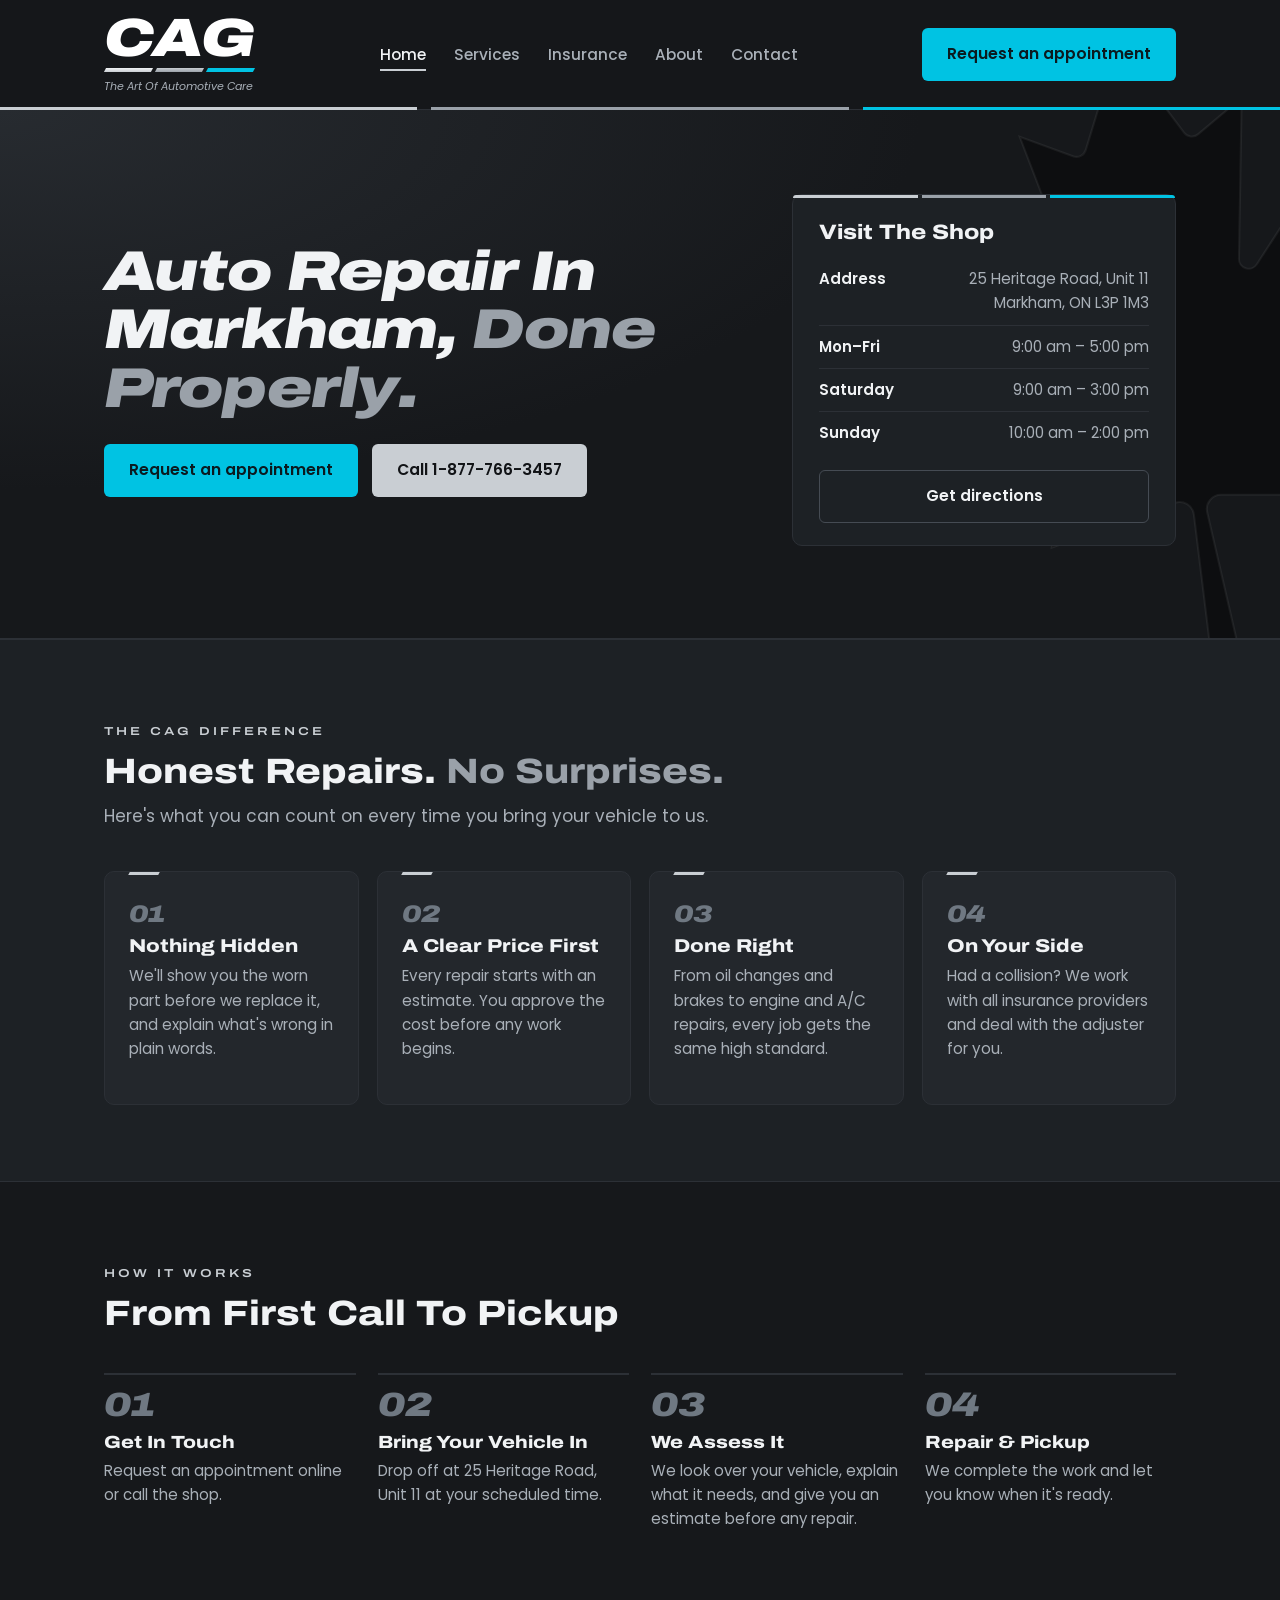
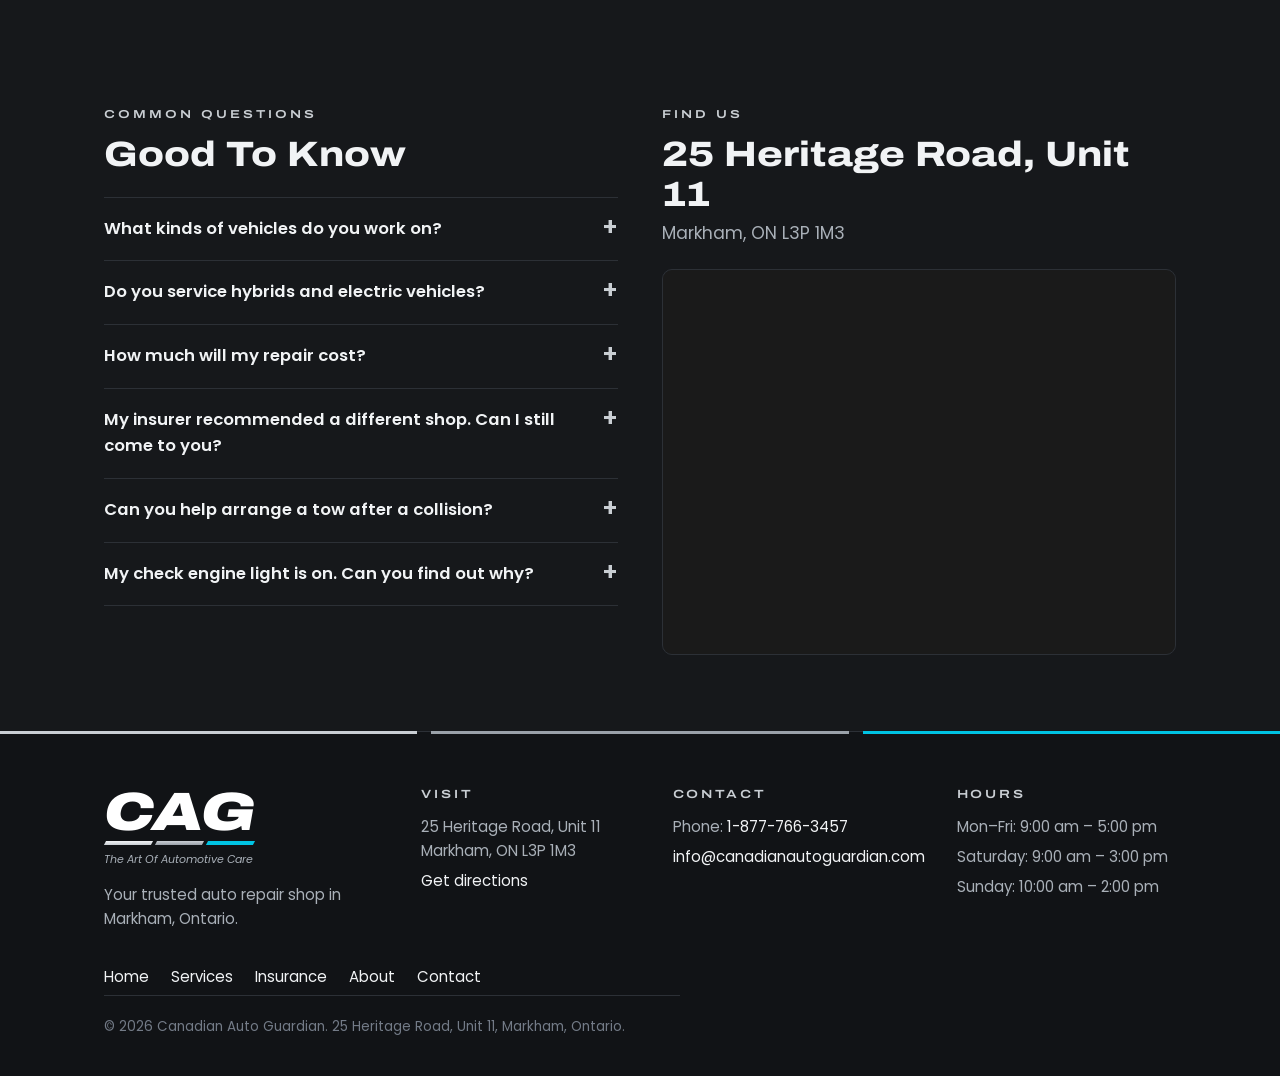
<file: index.html>
<!DOCTYPE html>
<html lang="en-CA">
<head>
<meta charset="UTF-8">
<meta name="viewport" content="width=device-width, initial-scale=1.0">
<title>Auto Repair Shop in Markham, ON | Canadian Auto Guardian</title>
<meta name="description" content="Canadian Auto Guardian is an auto repair shop at 25 Heritage Road, Unit 11 in Markham, Ontario. We work with all insurance providers. Request an appointment or call 1-877-766-3457.">
<link rel="canonical" href="https://www.canadianautoguardian.com/">
<meta name="robots" content="index, follow">
<meta property="og:type" content="website">
<meta property="og:site_name" content="Canadian Auto Guardian">
<meta property="og:title" content="Auto Repair Shop in Markham, ON | Canadian Auto Guardian">
<meta property="og:description" content="Canadian Auto Guardian is an auto repair shop at 25 Heritage Road, Unit 11 in Markham, Ontario. We work with all insurance providers. Request an appointment or call 1-877-766-3457.">
<meta property="og:url" content="https://www.canadianautoguardian.com/">
<meta property="og:image" content="https://www.canadianautoguardian.com/og-image.png">
<meta property="og:image:width" content="1200">
<meta property="og:image:height" content="630">
<meta property="og:image:alt" content="Canadian Auto Guardian: The Art Of Automotive Care. Auto repair in Markham, Ontario.">
<meta name="twitter:card" content="summary_large_image">
<meta name="twitter:image" content="https://www.canadianautoguardian.com/og-image.png">
<link rel="icon" href="/favicon.png" type="image/png">
<link rel="apple-touch-icon" href="/apple-touch-icon.png">
<link rel="stylesheet" href="/styles.css?v=20261112b">
<script type="application/ld+json">
{
  "@context": "https://schema.org",
  "@type": "AutoRepair",
  "name": "Canadian Auto Guardian",
  "url": "https://www.canadianautoguardian.com/",
  "telephone": "+1-877-766-3457",
  "email": "info@canadianautoguardian.com",
  "address": {
    "@type": "PostalAddress",
    "streetAddress": "25 Heritage Road, Unit 11",
    "addressLocality": "Markham",
    "addressRegion": "ON",
    "postalCode": "L3P 1M3",
    "addressCountry": "CA"
  },
  "openingHoursSpecification": [
    {
      "@type": "OpeningHoursSpecification",
      "dayOfWeek": [
        "Monday",
        "Tuesday",
        "Wednesday",
        "Thursday",
        "Friday"
      ],
      "opens": "09:00",
      "closes": "17:00"
    },
    {
      "@type": "OpeningHoursSpecification",
      "dayOfWeek": "Saturday",
      "opens": "09:00",
      "closes": "15:00"
    },
    {
      "@type": "OpeningHoursSpecification",
      "dayOfWeek": "Sunday",
      "opens": "10:00",
      "closes": "14:00"
    }
  ],
  "areaServed": "Markham, Ontario"
}
</script>
<script type="application/ld+json">
{
  "@context": "https://schema.org",
  "@type": "FAQPage",
  "mainEntity": [
    {
      "@type": "Question",
      "name": "What kinds of vehicles do you work on?",
      "acceptedAnswer": {
        "@type": "Answer",
        "text": "Domestic, import (including Japanese and European), hybrid, electric and exotic vehicles. You'll get an estimate before any work begins."
      }
    },
    {
      "@type": "Question",
      "name": "Do you service hybrids and electric vehicles?",
      "acceptedAnswer": {
        "@type": "Answer",
        "text": "Yes. We service hybrid and electric vehicles. Bring yours in and we'll give you an estimate before any work begins."
      }
    },
    {
      "@type": "Question",
      "name": "How much will my repair cost?",
      "acceptedAnswer": {
        "@type": "Answer",
        "text": "Every vehicle and repair is different, so the best way to know is to bring your vehicle in for an estimate. We'll look it over, explain what it needs, and give you an estimate before any work begins."
      }
    },
    {
      "@type": "Question",
      "name": "My insurer recommended a different shop. Can I still come to you?",
      "acceptedAnswer": {
        "@type": "Answer",
        "text": "Yes. Choosing your repair shop is your right. Your insurer may suggest a shop, but you don't have to use it. Just tell your adjuster it's us."
      }
    },
    {
      "@type": "Question",
      "name": "Can you help arrange a tow after a collision?",
      "acceptedAnswer": {
        "@type": "Answer",
        "text": "Yes. We handle the tow, the adjuster and the repair. Our <a href=\"/insurance\">collision claim guide</a> walks you through every step."
      }
    },
    {
      "@type": "Question",
      "name": "My check engine light is on. Can you find out why?",
      "acceptedAnswer": {
        "@type": "Answer",
        "text": "Yes. We diagnose warning lights, noises and performance problems to find the cause before any repair begins."
      }
    }
  ]
}
</script>
</head>
<body>
<header class="site">
  <div class="nav">
    <a href="/" class="brand" aria-label="Canadian Auto Guardian home"><span class="wordmark"><span class="wm-cag">CAG</span><span class="wm-stripes"><i></i><i></i><i></i></span><span class="wm-name wm-slogan">The Art Of Automotive Care</span></span></a>
    <ul class="nav-links" id="nav-links">
      <li><a href="/" aria-current="page">Home</a></li>
      <li><a href="/services">Services</a></li>
      <li><a href="/insurance">Insurance</a></li>
      <li><a href="/about">About</a></li>
      <li><a href="/contact">Contact</a></li>
    </ul>
    <a href="/contact" class="btn btn-primary">Request an appointment</a>
    <button class="nav-toggle" id="nav-toggle" aria-expanded="false" aria-controls="nav-links" aria-label="Open menu"><span></span><span></span><span></span></button>
  </div>
</header>

<section class="hero">
  <div class="wrap">
    <div>
      <h1>Auto Repair In Markham, <span class="grad-text">Done Properly.</span></h1>
      <div class="hero-actions">
        <a href="/contact" class="btn btn-primary">Request an appointment</a>
        <a href="tel:+18777663457" class="btn btn-silver">Call 1-877-766-3457</a>
      </div>
    </div>
    <aside class="visit-card">
      <h2>Visit The Shop</h2>
      <dl>
        <div class="row"><dt>Address</dt><dd>25 Heritage Road, Unit 11<br>Markham, ON L3P 1M3</dd></div>
        <div class="row"><dt>Mon–Fri</dt><dd>9:00 am – 5:00 pm</dd></div>
        <div class="row"><dt>Saturday</dt><dd>9:00 am – 3:00 pm</dd></div>
        <div class="row"><dt>Sunday</dt><dd>10:00 am – 2:00 pm</dd></div>
      </dl>
      <a class="btn btn-outline" href="https://www.google.com/maps/dir/?api=1&destination=25+Heritage+Road,+Markham,+ON+L3P+1M3" target="_blank" rel="noopener">Get directions</a>
    </aside>
  </div>
</section>

<section class="alt">
  <div class="wrap">
    <div class="section-head">
      <span class="kicker">The CAG difference</span>
      <h2>Honest Repairs. <span class="grad-text">No Surprises.</span></h2>
      <p>Here's what you can count on every time you bring your vehicle to us.</p>
    </div>
    <div class="grid-4 values">
      <div class="service-card"><span class="value-num">01</span><h3>Nothing Hidden</h3><p>We'll show you the worn part before we replace it, and explain what's wrong in plain words.</p></div>
      <div class="service-card"><span class="value-num">02</span><h3>A Clear Price First</h3><p>Every repair starts with an estimate. You approve the cost before any work begins.</p></div>
      <div class="service-card"><span class="value-num">03</span><h3>Done Right</h3><p>From oil changes and brakes to engine and A/C repairs, every job gets the same high standard.</p></div>
      <div class="service-card"><span class="value-num">04</span><h3>On Your Side</h3><p>Had a collision? We work with all insurance providers and deal with the adjuster for you.</p></div>
    </div>
  </div>
</section>

<section>
  <div class="wrap">
    <div class="section-head">
      <span class="kicker">How it works</span>
      <h2>From First Call To Pickup</h2>
    </div>
    <div class="steps">
      <div class="step"><h3>Get In Touch</h3><p>Request an appointment online or call the shop.</p></div>
      <div class="step"><h3>Bring Your Vehicle In</h3><p>Drop off at 25 Heritage Road, Unit 11 at your scheduled time.</p></div>
      <div class="step"><h3>We Assess It</h3><p>We look over your vehicle, explain what it needs, and give you an estimate before any repair.</p></div>
      <div class="step"><h3>Repair &amp; Pickup</h3><p>We complete the work and let you know when it's ready.</p></div>
    </div>
  </div>
</section>

<section>
  <div class="wrap grid-2">
    <div>
      <span class="kicker">Common questions</span>
      <h2 style="margin-bottom:22px;">Good To Know</h2>
      <details class="faq-item"><summary>What kinds of vehicles do you work on?</summary><p>Domestic, import (including Japanese and European), hybrid, electric and exotic vehicles. You'll get an estimate before any work begins.</p></details>
<details class="faq-item"><summary>Do you service hybrids and electric vehicles?</summary><p>Yes. We service hybrid and electric vehicles. Bring yours in and we'll give you an estimate before any work begins.</p></details>
<details class="faq-item"><summary>How much will my repair cost?</summary><p>Every vehicle and repair is different, so the best way to know is to bring your vehicle in for an estimate. We'll look it over, explain what it needs, and give you an estimate before any work begins.</p></details>
<details class="faq-item"><summary>My insurer recommended a different shop. Can I still come to you?</summary><p>Yes. Choosing your repair shop is your right. Your insurer may suggest a shop, but you don't have to use it. Just tell your adjuster it's us.</p></details>
<details class="faq-item"><summary>Can you help arrange a tow after a collision?</summary><p>Yes. We handle the tow, the adjuster and the repair. Our <a href="/insurance">collision claim guide</a> walks you through every step.</p></details>
<details class="faq-item"><summary>My check engine light is on. Can you find out why?</summary><p>Yes. We diagnose warning lights, noises and performance problems to find the cause before any repair begins.</p></details>
    </div>
    <div>
      <span class="kicker">Find us</span>
      <h2 style="margin-bottom:6px;">25 Heritage Road, Unit 11</h2>
      <p style="margin-bottom:22px;">Markham, ON L3P 1M3</p>
      <div class="map"><iframe src="https://www.google.com/maps?q=25+Heritage+Road,+Markham,+ON+L3P+1M3&output=embed" loading="lazy" referrerpolicy="no-referrer-when-downgrade" title="Map showing Canadian Auto Guardian at 25 Heritage Road, Unit 11, Markham"></iframe></div>
    </div>
  </div>
</section>

<footer class="site">
  <div class="wrap">
    <div class="footer-grid">
      <div>
        <a href="/" class="brand" aria-label="Canadian Auto Guardian home"><span class="wordmark"><span class="wm-cag">CAG</span><span class="wm-stripes"><i></i><i></i><i></i></span><span class="wm-name wm-slogan">The Art Of Automotive Care</span></span></a>
        <p style="margin-top:14px;">Your trusted auto repair shop in Markham, Ontario.</p>
      </div>
      <div>
        <h3>Visit</h3>
        <p>25 Heritage Road, Unit 11<br>Markham, ON L3P 1M3</p>
        <p><a href="https://www.google.com/maps/dir/?api=1&destination=25+Heritage+Road,+Markham,+ON+L3P+1M3" target="_blank" rel="noopener">Get directions</a></p>
      </div>
      <div>
        <h3>Contact</h3>
        <p>Phone: <a href="tel:+18777663457">1-877-766-3457</a></p>
        <p><a href="mailto:info@canadianautoguardian.com">info@canadianautoguardian.com</a></p>
      </div>
      <div>
        <h3>Hours</h3>
        <p>Mon–Fri: 9:00 am – 5:00 pm</p>
        <p>Saturday: 9:00 am – 3:00 pm</p>
        <p>Sunday: 10:00 am – 2:00 pm</p>
      </div>
    </div>
    <ul style="display:flex;gap:22px;flex-wrap:wrap;margin-top:28px;"><li><a href="/">Home</a></li><li><a href="/services">Services</a></li><li><a href="/insurance">Insurance</a></li><li><a href="/about">About</a></li><li><a href="/contact">Contact</a></li></ul>
    <p class="footer-note">© 2026 Canadian Auto Guardian. 25 Heritage Road, Unit 11, Markham, Ontario.</p>
  </div>
</footer>
<script src="/nav.js"></script>
</body>
</html>
</file>
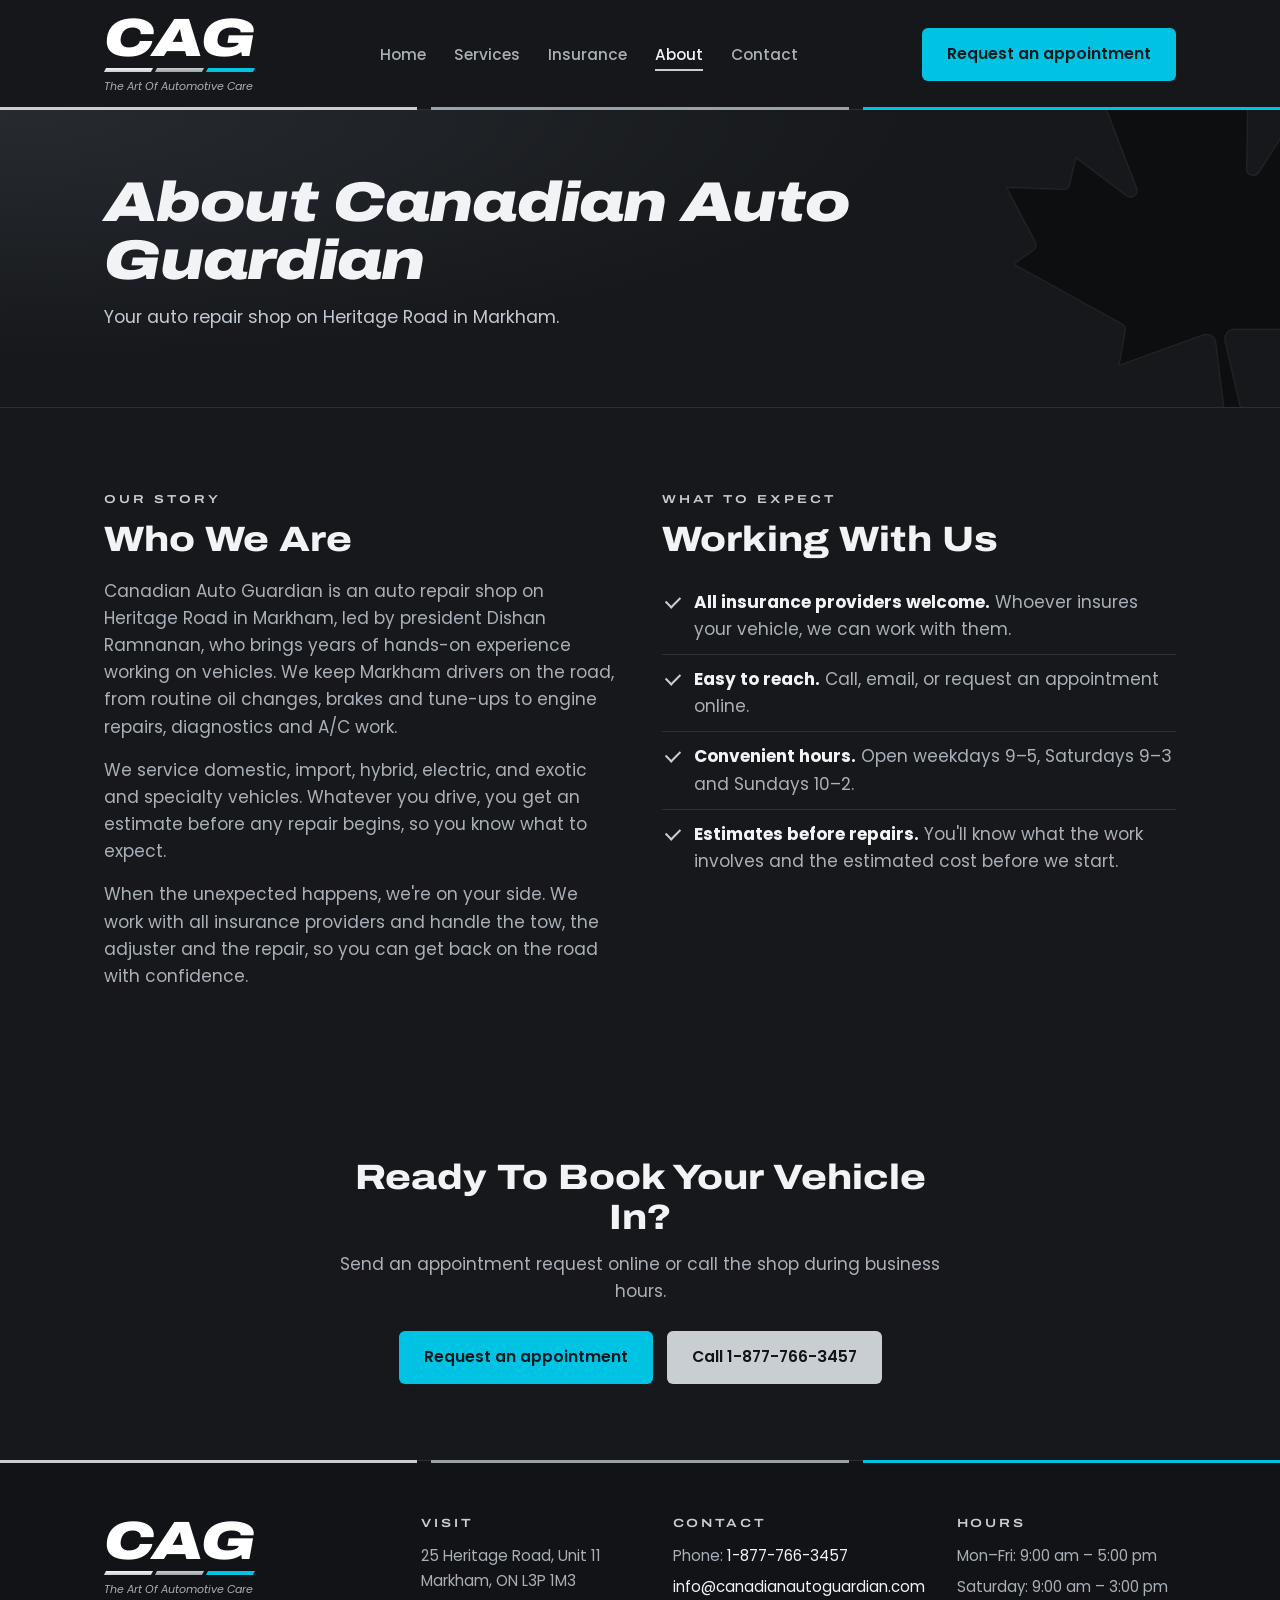
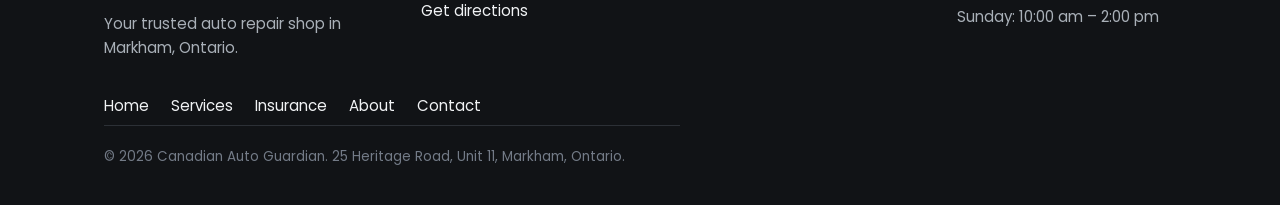
<file: about.html>
<!DOCTYPE html>
<html lang="en-CA">
<head>
<meta charset="UTF-8">
<meta name="viewport" content="width=device-width, initial-scale=1.0">
<title>About Us | Canadian Auto Guardian, Markham Auto Repair Shop</title>
<meta name="description" content="Get to know Canadian Auto Guardian, an auto repair shop at 25 Heritage Road, Unit 11 in Markham, Ontario.">
<link rel="canonical" href="https://www.canadianautoguardian.com/about">
<meta name="robots" content="index, follow">
<meta property="og:type" content="website">
<meta property="og:site_name" content="Canadian Auto Guardian">
<meta property="og:title" content="About Us | Canadian Auto Guardian, Markham Auto Repair Shop">
<meta property="og:description" content="Get to know Canadian Auto Guardian, an auto repair shop at 25 Heritage Road, Unit 11 in Markham, Ontario.">
<meta property="og:url" content="https://www.canadianautoguardian.com/about">
<meta property="og:image" content="https://www.canadianautoguardian.com/og-image.png">
<meta property="og:image:width" content="1200">
<meta property="og:image:height" content="630">
<meta property="og:image:alt" content="Canadian Auto Guardian: The Art Of Automotive Care. Auto repair in Markham, Ontario.">
<meta name="twitter:card" content="summary_large_image">
<meta name="twitter:image" content="https://www.canadianautoguardian.com/og-image.png">
<link rel="icon" href="/favicon.png" type="image/png">
<link rel="apple-touch-icon" href="/apple-touch-icon.png">
<link rel="stylesheet" href="/styles.css?v=20261112b">
<script type="application/ld+json">
{
  "@context": "https://schema.org",
  "@type": "AutoRepair",
  "name": "Canadian Auto Guardian",
  "url": "https://www.canadianautoguardian.com/",
  "telephone": "+1-877-766-3457",
  "email": "info@canadianautoguardian.com",
  "address": {
    "@type": "PostalAddress",
    "streetAddress": "25 Heritage Road, Unit 11",
    "addressLocality": "Markham",
    "addressRegion": "ON",
    "postalCode": "L3P 1M3",
    "addressCountry": "CA"
  },
  "openingHoursSpecification": [
    {
      "@type": "OpeningHoursSpecification",
      "dayOfWeek": [
        "Monday",
        "Tuesday",
        "Wednesday",
        "Thursday",
        "Friday"
      ],
      "opens": "09:00",
      "closes": "17:00"
    },
    {
      "@type": "OpeningHoursSpecification",
      "dayOfWeek": "Saturday",
      "opens": "09:00",
      "closes": "15:00"
    },
    {
      "@type": "OpeningHoursSpecification",
      "dayOfWeek": "Sunday",
      "opens": "10:00",
      "closes": "14:00"
    }
  ],
  "areaServed": "Markham, Ontario"
}
</script>
</head>
<body>
<header class="site">
  <div class="nav">
    <a href="/" class="brand" aria-label="Canadian Auto Guardian home"><span class="wordmark"><span class="wm-cag">CAG</span><span class="wm-stripes"><i></i><i></i><i></i></span><span class="wm-name wm-slogan">The Art Of Automotive Care</span></span></a>
    <ul class="nav-links" id="nav-links">
      <li><a href="/">Home</a></li>
      <li><a href="/services">Services</a></li>
      <li><a href="/insurance">Insurance</a></li>
      <li><a href="/about" aria-current="page">About</a></li>
      <li><a href="/contact">Contact</a></li>
    </ul>
    <a href="/contact" class="btn btn-primary">Request an appointment</a>
    <button class="nav-toggle" id="nav-toggle" aria-expanded="false" aria-controls="nav-links" aria-label="Open menu"><span></span><span></span><span></span></button>
  </div>
</header>

<section class="page-hero">
  <div class="wrap">
    <h1>About Canadian Auto Guardian</h1>
    <p>Your auto repair shop on Heritage Road in Markham.</p>
  </div>
</section>
<section>
  <div class="wrap grid-2">
    <div>
      <span class="kicker">Our story</span>
      <h2 style="margin-bottom:18px;">Who We Are</h2>
      <p>Canadian Auto Guardian is an auto repair shop on Heritage Road in Markham, led by president Dishan Ramnanan, who brings years of hands-on experience working on vehicles. We keep Markham drivers on the road, from routine oil changes, brakes and tune-ups to engine repairs, diagnostics and A/C work.</p>
      <p>We service domestic, import, hybrid, electric, and exotic and specialty vehicles. Whatever you drive, you get an estimate before any repair begins, so you know what to expect.</p>
      <p>When the unexpected happens, we're on your side. We work with all insurance providers and handle the tow, the adjuster and the repair, so you can get back on the road with confidence.</p>
    </div>
    <div>
      <span class="kicker">What to expect</span>
      <h2 style="margin-bottom:18px;">Working With Us</h2>
      <ul class="checklist">
        <li><strong>All insurance providers welcome.</strong> Whoever insures your vehicle, we can work with them.</li>
        <li><strong>Easy to reach.</strong> Call, email, or request an appointment online.</li>
        <li><strong>Convenient hours.</strong> Open weekdays 9–5, Saturdays 9–3 and Sundays 10–2.</li>
        <li><strong>Estimates before repairs.</strong> You'll know what the work involves and the estimated cost before we start.</li>
      </ul>
    </div>
  </div>
</section>
<section class="cta-band">
  <div class="wrap" style="max-width:680px;">
    <h2>Ready To Book Your Vehicle In?</h2>
    <p>Send an appointment request online or call the shop during business hours.</p>
    <div class="hero-actions">
      <a href="/contact" class="btn btn-primary">Request an appointment</a>
      <a href="tel:+18777663457" class="btn btn-silver">Call 1-877-766-3457</a>
    </div>
  </div>
</section>

<footer class="site">
  <div class="wrap">
    <div class="footer-grid">
      <div>
        <a href="/" class="brand" aria-label="Canadian Auto Guardian home"><span class="wordmark"><span class="wm-cag">CAG</span><span class="wm-stripes"><i></i><i></i><i></i></span><span class="wm-name wm-slogan">The Art Of Automotive Care</span></span></a>
        <p style="margin-top:14px;">Your trusted auto repair shop in Markham, Ontario.</p>
      </div>
      <div>
        <h3>Visit</h3>
        <p>25 Heritage Road, Unit 11<br>Markham, ON L3P 1M3</p>
        <p><a href="https://www.google.com/maps/dir/?api=1&destination=25+Heritage+Road,+Markham,+ON+L3P+1M3" target="_blank" rel="noopener">Get directions</a></p>
      </div>
      <div>
        <h3>Contact</h3>
        <p>Phone: <a href="tel:+18777663457">1-877-766-3457</a></p>
        <p><a href="mailto:info@canadianautoguardian.com">info@canadianautoguardian.com</a></p>
      </div>
      <div>
        <h3>Hours</h3>
        <p>Mon–Fri: 9:00 am – 5:00 pm</p>
        <p>Saturday: 9:00 am – 3:00 pm</p>
        <p>Sunday: 10:00 am – 2:00 pm</p>
      </div>
    </div>
    <ul style="display:flex;gap:22px;flex-wrap:wrap;margin-top:28px;"><li><a href="/">Home</a></li><li><a href="/services">Services</a></li><li><a href="/insurance">Insurance</a></li><li><a href="/about">About</a></li><li><a href="/contact">Contact</a></li></ul>
    <p class="footer-note">© 2026 Canadian Auto Guardian. 25 Heritage Road, Unit 11, Markham, Ontario.</p>
  </div>
</footer>
<script src="/nav.js"></script>
</body>
</html>
</file>
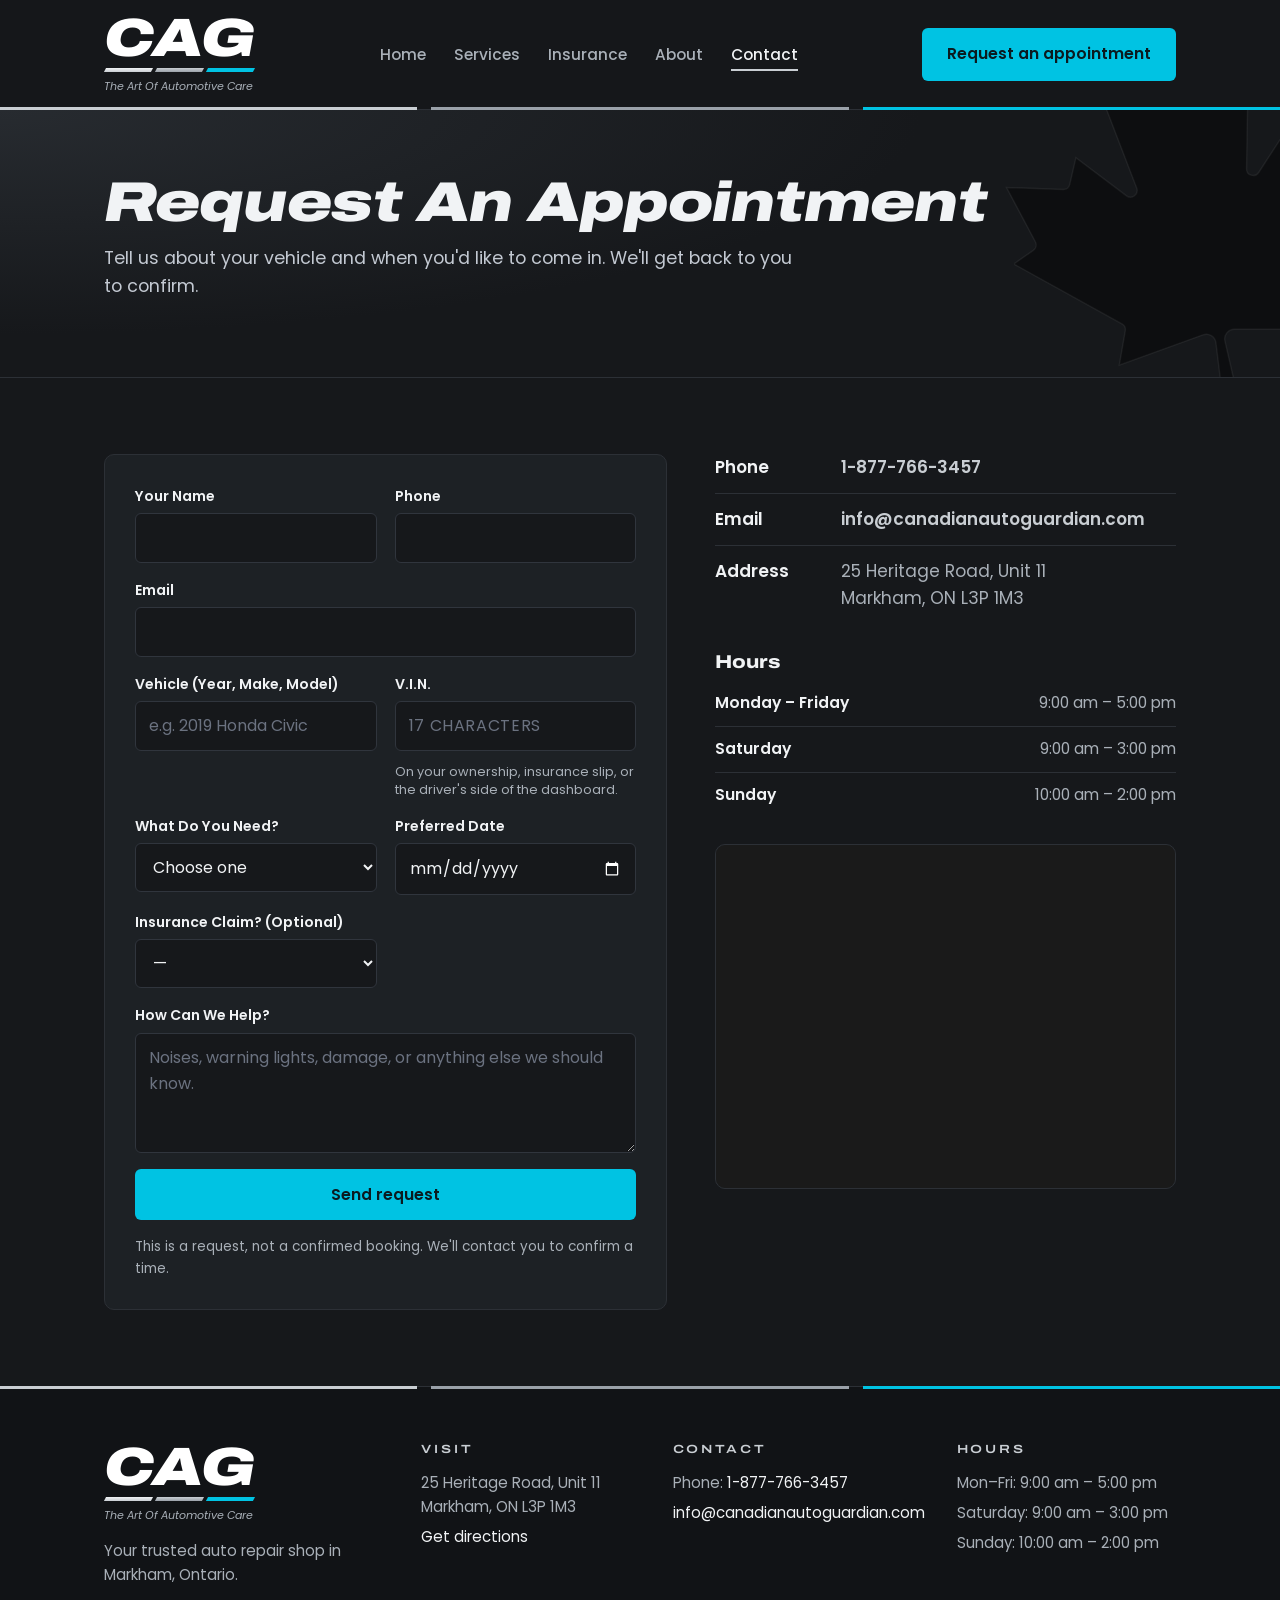
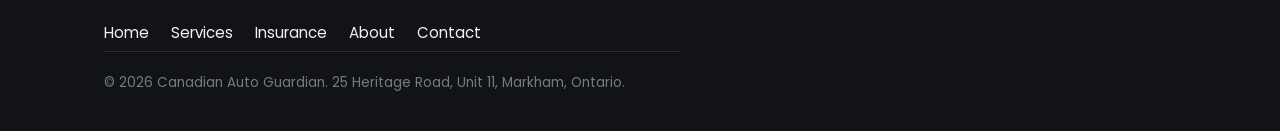
<file: contact.html>
<!DOCTYPE html>
<html lang="en-CA">
<head>
<meta charset="UTF-8">
<meta name="viewport" content="width=device-width, initial-scale=1.0">
<title>Contact & Book an Appointment | Canadian Auto Guardian, Markham</title>
<meta name="description" content="Request an appointment at Canadian Auto Guardian, 25 Heritage Road, Unit 11, Markham. Call 1-877-766-3457 or email info@canadianautoguardian.com.">
<link rel="canonical" href="https://www.canadianautoguardian.com/contact">
<meta name="robots" content="index, follow">
<meta property="og:type" content="website">
<meta property="og:site_name" content="Canadian Auto Guardian">
<meta property="og:title" content="Contact & Book an Appointment | Canadian Auto Guardian, Markham">
<meta property="og:description" content="Request an appointment at Canadian Auto Guardian, 25 Heritage Road, Unit 11, Markham. Call 1-877-766-3457 or email info@canadianautoguardian.com.">
<meta property="og:url" content="https://www.canadianautoguardian.com/contact">
<meta property="og:image" content="https://www.canadianautoguardian.com/og-image.png">
<meta property="og:image:width" content="1200">
<meta property="og:image:height" content="630">
<meta property="og:image:alt" content="Canadian Auto Guardian: The Art Of Automotive Care. Auto repair in Markham, Ontario.">
<meta name="twitter:card" content="summary_large_image">
<meta name="twitter:image" content="https://www.canadianautoguardian.com/og-image.png">
<link rel="icon" href="/favicon.png" type="image/png">
<link rel="apple-touch-icon" href="/apple-touch-icon.png">
<link rel="stylesheet" href="/styles.css?v=20261112b">
<script type="application/ld+json">
{
  "@context": "https://schema.org",
  "@type": "AutoRepair",
  "name": "Canadian Auto Guardian",
  "url": "https://www.canadianautoguardian.com/",
  "telephone": "+1-877-766-3457",
  "email": "info@canadianautoguardian.com",
  "address": {
    "@type": "PostalAddress",
    "streetAddress": "25 Heritage Road, Unit 11",
    "addressLocality": "Markham",
    "addressRegion": "ON",
    "postalCode": "L3P 1M3",
    "addressCountry": "CA"
  },
  "openingHoursSpecification": [
    {
      "@type": "OpeningHoursSpecification",
      "dayOfWeek": [
        "Monday",
        "Tuesday",
        "Wednesday",
        "Thursday",
        "Friday"
      ],
      "opens": "09:00",
      "closes": "17:00"
    },
    {
      "@type": "OpeningHoursSpecification",
      "dayOfWeek": "Saturday",
      "opens": "09:00",
      "closes": "15:00"
    },
    {
      "@type": "OpeningHoursSpecification",
      "dayOfWeek": "Sunday",
      "opens": "10:00",
      "closes": "14:00"
    }
  ],
  "areaServed": "Markham, Ontario"
}
</script>
</head>
<body>
<header class="site">
  <div class="nav">
    <a href="/" class="brand" aria-label="Canadian Auto Guardian home"><span class="wordmark"><span class="wm-cag">CAG</span><span class="wm-stripes"><i></i><i></i><i></i></span><span class="wm-name wm-slogan">The Art Of Automotive Care</span></span></a>
    <ul class="nav-links" id="nav-links">
      <li><a href="/">Home</a></li>
      <li><a href="/services">Services</a></li>
      <li><a href="/insurance">Insurance</a></li>
      <li><a href="/about">About</a></li>
      <li><a href="/contact" aria-current="page">Contact</a></li>
    </ul>
    <a href="/contact" class="btn btn-primary">Request an appointment</a>
    <button class="nav-toggle" id="nav-toggle" aria-expanded="false" aria-controls="nav-links" aria-label="Open menu"><span></span><span></span><span></span></button>
  </div>
</header>

<section class="page-hero">
  <div class="wrap">
    <h1>Request An Appointment</h1>
    <p>Tell us about your vehicle and when you'd like to come in. We'll get back to you to confirm.</p>
  </div>
</section>
<section>
  <div class="wrap contact-layout">
    <form class="contact-form" id="booking-form" action="https://api.web3forms.com/submit" method="POST">
      <input type="hidden" name="access_key" value="fca52bb0-e414-491a-8b24-04d56512261c">
      <input type="hidden" name="from_name" value="Canadian Auto Guardian website">
      <div class="field"><label for="name">Your Name</label><input type="text" id="name" name="name" autocomplete="name" required></div>
      <div class="field"><label for="phone">Phone</label><input type="tel" id="phone" name="phone" autocomplete="tel" required></div>
      <div class="field full"><label for="email">Email</label><input type="email" id="email" name="email" autocomplete="email" required></div>
      <div class="field"><label for="vehicle">Vehicle (Year, Make, Model)</label><input type="text" id="vehicle" name="vehicle" placeholder="e.g. 2019 Honda Civic"></div>
      <div class="field"><label for="vin">V.I.N.</label><input type="text" id="vin" name="vin" maxlength="17" autocapitalize="characters" autocomplete="off" spellcheck="false" placeholder="17 characters" aria-describedby="vin-hint vin-error"><span class="field-hint" id="vin-hint">On your ownership, insurance slip, or the driver's side of the dashboard.</span><span class="field-error" id="vin-error" role="alert"></span></div>
      <div class="field"><label for="service">What Do You Need?</label>
        <select id="service" name="service"><option value="">Choose one</option><option>Engine oil changes</option><option>Brake pads & rotor replacement</option><option>Tune-ups</option><option>Engine repairs</option><option>Driveline servicing</option><option>Diagnosing</option><option>Detailing</option><option>A/C repairs</option><option>Insurance claim repair</option><option>Not sure / other</option></select></div>
      <div class="field"><label for="date">Preferred Date</label><input type="date" id="date" name="preferred_date"></div>
      <div class="field"><label for="claim">Insurance Claim? (Optional)</label>
        <select id="claim" name="insurance_claim"><option value="">—</option><option>Yes</option><option>No</option></select></div>
      <div class="field full"><label for="message">How Can We Help?</label><textarea id="message" name="message" required placeholder="Noises, warning lights, damage, or anything else we should know."></textarea></div>
      <input type="checkbox" name="botcheck" class="hp" tabindex="-1" autocomplete="off" aria-hidden="true">
      <input type="hidden" name="subject" value="New appointment request - Canadian Auto Guardian website">
      <div class="field full"><button type="submit" class="btn btn-primary" id="booking-submit">Send request</button></div>
      <p class="form-note">This is a request, not a confirmed booking. We'll contact you to confirm a time.</p>
      <p class="form-msg form-success" id="booking-success" role="status">Thanks, your request has been sent. We'll be in touch soon to confirm a time.</p>
      <p class="form-msg form-error" id="booking-vin-error" role="alert">Your request was not sent. Please fill out your vehicle's V.I.N. above, then press Send request again.</p>
      <p class="form-msg form-error" id="booking-error" role="alert">Something went wrong sending your request. Please try again, or call us at <a href="tel:+18777663457">1-877-766-3457</a>.</p>
    </form>
    <script>
    document.addEventListener('DOMContentLoaded', function () {
      var form = document.getElementById('booking-form');
      if (!form) return;
      var ok = document.getElementById('booking-success');
      var err = document.getElementById('booking-error');
      var btn = document.getElementById('booking-submit');
      document.getElementById('vin').addEventListener('input', function () {
        this.classList.remove('is-invalid'); document.getElementById('vin-error').style.display = 'none';
        document.getElementById('booking-vin-error').style.display = 'none';
      });
      form.addEventListener('submit', function (e) {
        e.preventDefault();
        ok.style.display = 'none'; err.style.display = 'none';
        var vin = document.getElementById('vin'), vinErr = document.getElementById('vin-error'), vinMsg = document.getElementById('booking-vin-error');
        vin.value = vin.value.replace(/\s+/g, '').toUpperCase();
        var problem = '';
        if (!vin.value) problem = 'Please enter your V.I.N.';
        else if (!/^[A-HJ-NPR-Z0-9]{17}$/.test(vin.value)) problem = 'A V.I.N. is 17 letters and numbers (no I, O or Q). Please check it and try again.';
        if (problem) {
          vinErr.textContent = problem; vinErr.style.display = 'block';
          vin.classList.add('is-invalid'); vinMsg.style.display = 'block';
          vin.focus({preventScroll: true}); vin.scrollIntoView({behavior: 'smooth', block: 'center'});
          return;
        }
        vinErr.style.display = 'none'; vin.classList.remove('is-invalid'); vinMsg.style.display = 'none';
        btn.disabled = true; btn.textContent = 'Sending...';
        fetch(form.action, { method: 'POST', body: new FormData(form), headers: { 'Accept': 'application/json' } })
          .then(function (r) { return r.json(); })
          .then(function (d) {
            if (d.success) {
              form.reset();
              form.querySelectorAll('.field, .form-note').forEach(function (el) { el.style.display = 'none'; });
              ok.style.display = 'block';
            } else { throw new Error(); }
          })
          .catch(function () {
            btn.disabled = false; btn.textContent = 'Send request';
            err.style.display = 'block';
          });
      });
    });
    </script>
    <div>
      <dl class="info-list">
        <div class="row"><dt>Phone</dt><dd><a href="tel:+18777663457">1-877-766-3457</a></dd></div>
        <div class="row"><dt>Email</dt><dd><a href="mailto:info@canadianautoguardian.com">info@canadianautoguardian.com</a></dd></div>
        <div class="row"><dt>Address</dt><dd>25 Heritage Road, Unit 11<br>Markham, ON L3P 1M3</dd></div>
      </dl>
      <h3 style="margin-bottom:8px;">Hours</h3>
      <table class="hours">
  <tr><th scope="row">Monday – Friday</th><td>9:00 am – 5:00 pm</td></tr>
  <tr><th scope="row">Saturday</th><td>9:00 am – 3:00 pm</td></tr>
  <tr><th scope="row">Sunday</th><td>10:00 am – 2:00 pm</td></tr>
</table>
      <div style="margin-top:26px;"><div class="map"><iframe src="https://www.google.com/maps?q=25+Heritage+Road,+Markham,+ON+L3P+1M3&output=embed" loading="lazy" referrerpolicy="no-referrer-when-downgrade" title="Map showing Canadian Auto Guardian at 25 Heritage Road, Unit 11, Markham"></iframe></div></div>
    </div>
  </div>
</section>

<footer class="site">
  <div class="wrap">
    <div class="footer-grid">
      <div>
        <a href="/" class="brand" aria-label="Canadian Auto Guardian home"><span class="wordmark"><span class="wm-cag">CAG</span><span class="wm-stripes"><i></i><i></i><i></i></span><span class="wm-name wm-slogan">The Art Of Automotive Care</span></span></a>
        <p style="margin-top:14px;">Your trusted auto repair shop in Markham, Ontario.</p>
      </div>
      <div>
        <h3>Visit</h3>
        <p>25 Heritage Road, Unit 11<br>Markham, ON L3P 1M3</p>
        <p><a href="https://www.google.com/maps/dir/?api=1&destination=25+Heritage+Road,+Markham,+ON+L3P+1M3" target="_blank" rel="noopener">Get directions</a></p>
      </div>
      <div>
        <h3>Contact</h3>
        <p>Phone: <a href="tel:+18777663457">1-877-766-3457</a></p>
        <p><a href="mailto:info@canadianautoguardian.com">info@canadianautoguardian.com</a></p>
      </div>
      <div>
        <h3>Hours</h3>
        <p>Mon–Fri: 9:00 am – 5:00 pm</p>
        <p>Saturday: 9:00 am – 3:00 pm</p>
        <p>Sunday: 10:00 am – 2:00 pm</p>
      </div>
    </div>
    <ul style="display:flex;gap:22px;flex-wrap:wrap;margin-top:28px;"><li><a href="/">Home</a></li><li><a href="/services">Services</a></li><li><a href="/insurance">Insurance</a></li><li><a href="/about">About</a></li><li><a href="/contact">Contact</a></li></ul>
    <p class="footer-note">© 2026 Canadian Auto Guardian. 25 Heritage Road, Unit 11, Markham, Ontario.</p>
  </div>
</footer>
<script src="/nav.js"></script>
</body>
</html>
</file>
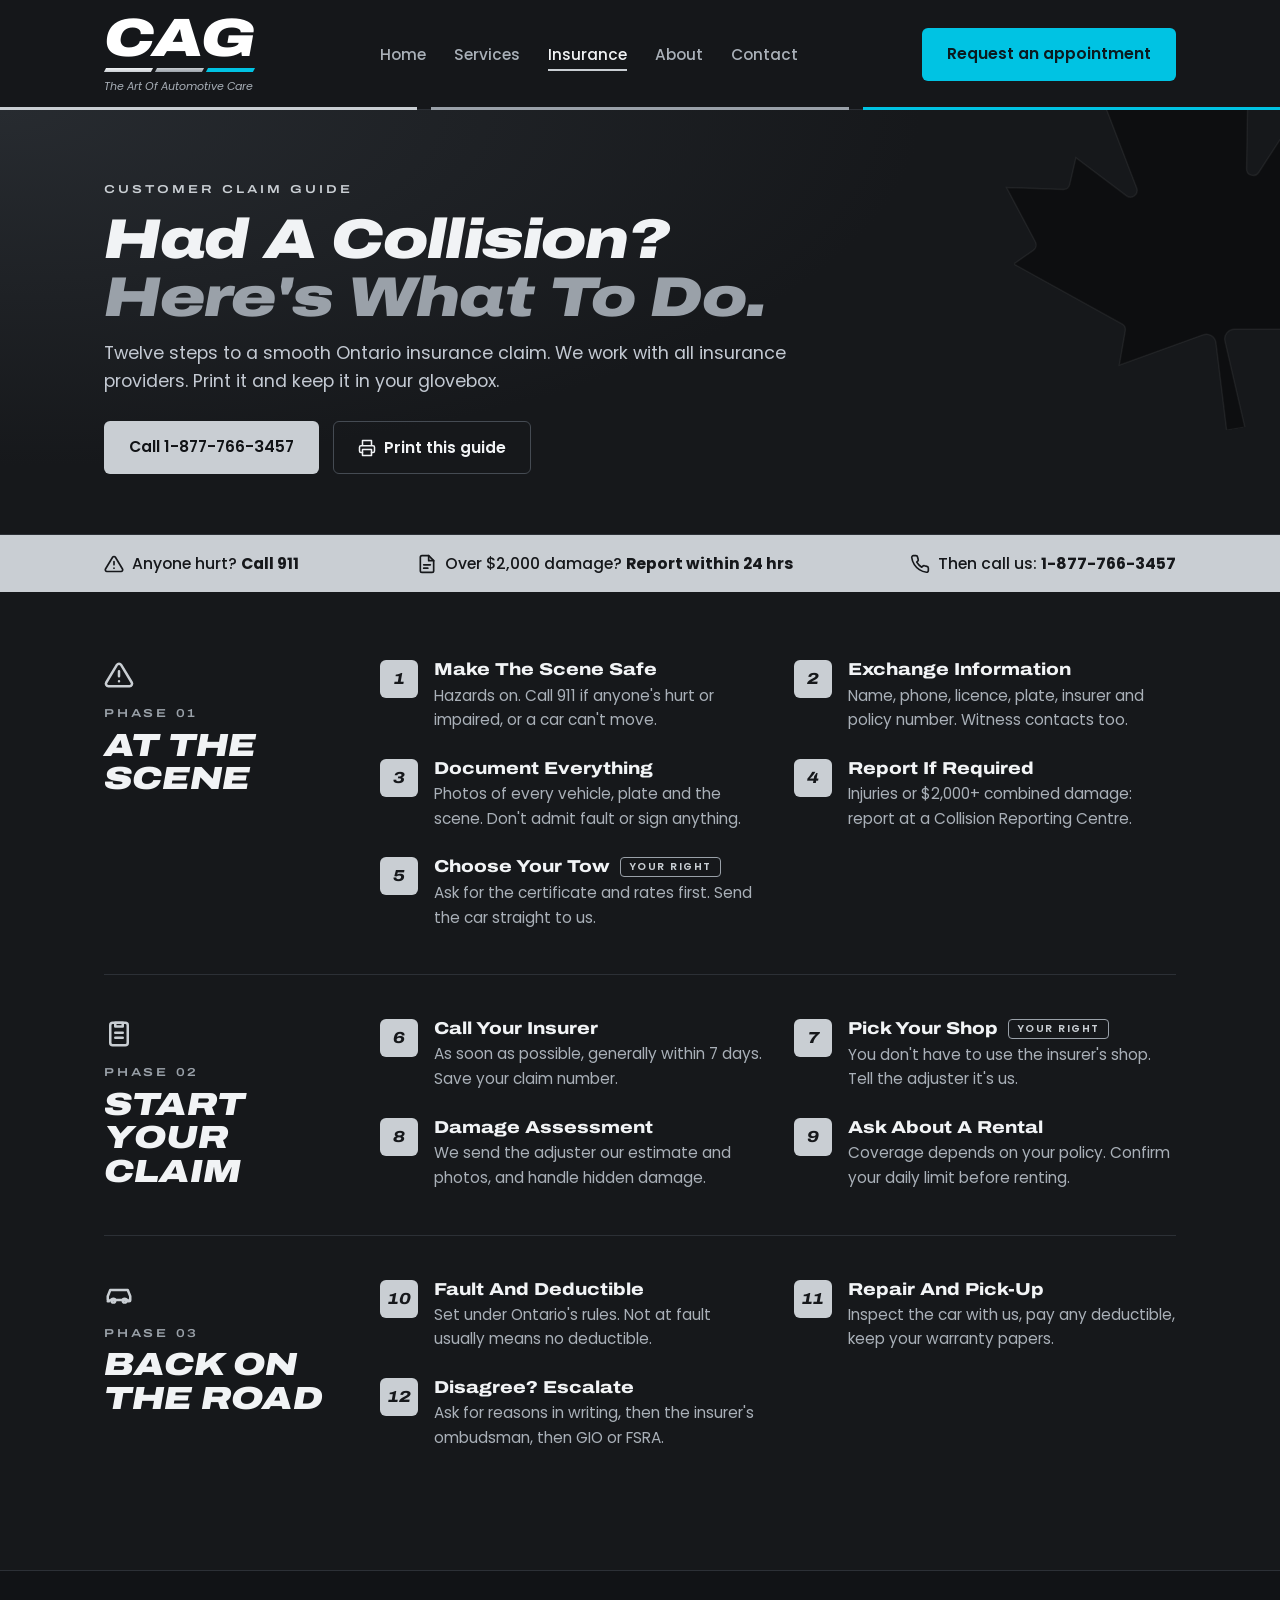
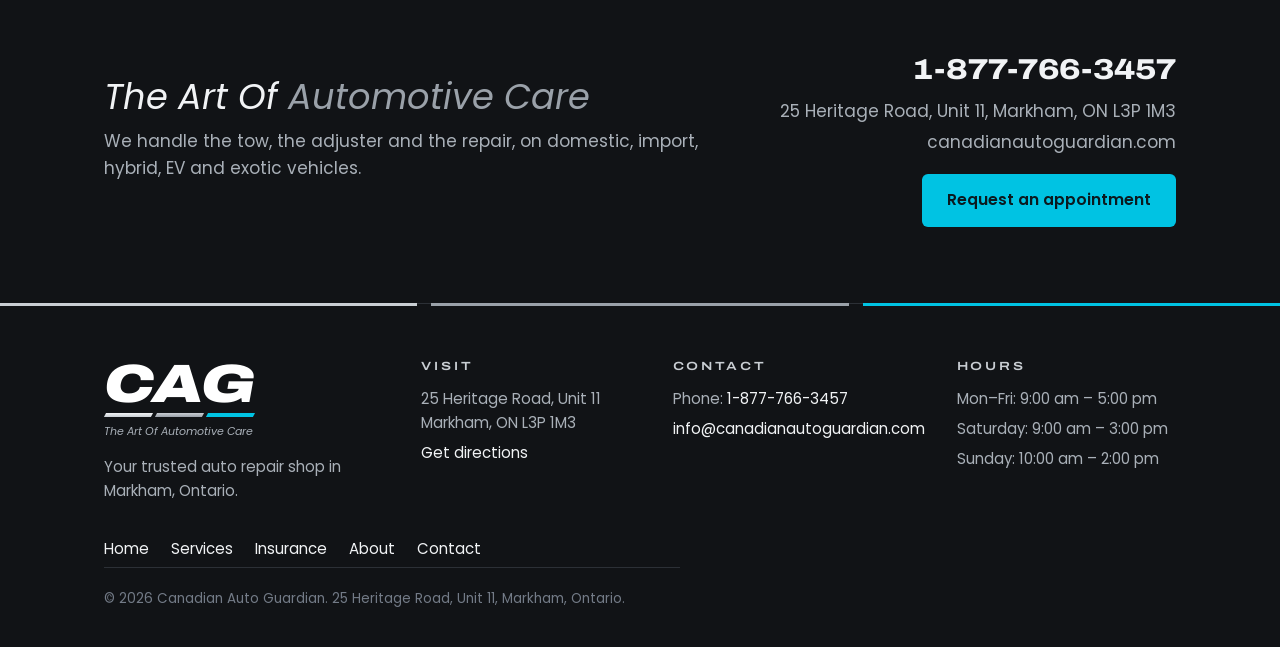
<file: insurance.html>
<!DOCTYPE html>
<html lang="en-CA">
<head>
<meta charset="UTF-8">
<meta name="viewport" content="width=device-width, initial-scale=1.0">
<title>Had a Collision? Ontario Insurance Claim Guide | Canadian Auto Guardian, Markham</title>
<meta name="description" content="Twelve steps to a smooth Ontario insurance claim, from the scene to pick-up. Canadian Auto Guardian in Markham works with all insurance providers. Call 1-877-766-3457.">
<link rel="canonical" href="https://www.canadianautoguardian.com/insurance">
<meta name="robots" content="index, follow">
<meta property="og:type" content="website">
<meta property="og:site_name" content="Canadian Auto Guardian">
<meta property="og:title" content="Had a Collision? Ontario Insurance Claim Guide | Canadian Auto Guardian, Markham">
<meta property="og:description" content="Twelve steps to a smooth Ontario insurance claim, from the scene to pick-up. Canadian Auto Guardian in Markham works with all insurance providers. Call 1-877-766-3457.">
<meta property="og:url" content="https://www.canadianautoguardian.com/insurance">
<meta property="og:image" content="https://www.canadianautoguardian.com/og-image.png">
<meta property="og:image:width" content="1200">
<meta property="og:image:height" content="630">
<meta property="og:image:alt" content="Canadian Auto Guardian: The Art Of Automotive Care. Auto repair in Markham, Ontario.">
<meta name="twitter:card" content="summary_large_image">
<meta name="twitter:image" content="https://www.canadianautoguardian.com/og-image.png">
<link rel="icon" href="/favicon.png" type="image/png">
<link rel="apple-touch-icon" href="/apple-touch-icon.png">
<link rel="stylesheet" href="/styles.css?v=20261112b">
<script type="application/ld+json">
{
  "@context": "https://schema.org",
  "@type": "AutoRepair",
  "name": "Canadian Auto Guardian",
  "url": "https://www.canadianautoguardian.com/",
  "telephone": "+1-877-766-3457",
  "email": "info@canadianautoguardian.com",
  "address": {
    "@type": "PostalAddress",
    "streetAddress": "25 Heritage Road, Unit 11",
    "addressLocality": "Markham",
    "addressRegion": "ON",
    "postalCode": "L3P 1M3",
    "addressCountry": "CA"
  },
  "openingHoursSpecification": [
    {
      "@type": "OpeningHoursSpecification",
      "dayOfWeek": [
        "Monday",
        "Tuesday",
        "Wednesday",
        "Thursday",
        "Friday"
      ],
      "opens": "09:00",
      "closes": "17:00"
    },
    {
      "@type": "OpeningHoursSpecification",
      "dayOfWeek": "Saturday",
      "opens": "09:00",
      "closes": "15:00"
    },
    {
      "@type": "OpeningHoursSpecification",
      "dayOfWeek": "Sunday",
      "opens": "10:00",
      "closes": "14:00"
    }
  ],
  "areaServed": "Markham, Ontario"
}
</script>
</head>
<body>
<header class="site">
  <div class="nav">
    <a href="/" class="brand" aria-label="Canadian Auto Guardian home"><span class="wordmark"><span class="wm-cag">CAG</span><span class="wm-stripes"><i></i><i></i><i></i></span><span class="wm-name wm-slogan">The Art Of Automotive Care</span></span></a>
    <ul class="nav-links" id="nav-links">
      <li><a href="/">Home</a></li>
      <li><a href="/services">Services</a></li>
      <li><a href="/insurance" aria-current="page">Insurance</a></li>
      <li><a href="/about">About</a></li>
      <li><a href="/contact">Contact</a></li>
    </ul>
    <a href="/contact" class="btn btn-primary">Request an appointment</a>
    <button class="nav-toggle" id="nav-toggle" aria-expanded="false" aria-controls="nav-links" aria-label="Open menu"><span></span><span></span><span></span></button>
  </div>
</header>

<section class="page-hero claim-hero">
  <div class="wrap">
    <span class="kicker">Customer claim guide</span>
    <h1>Had A Collision?<br><span class="grad-text">Here's What To Do.</span></h1>
    <p>Twelve steps to a smooth Ontario insurance claim. We work with all insurance providers. Print it and keep it in your glovebox.</p>
    <div class="hero-actions no-print">
      <a href="tel:+18777663457" class="btn btn-silver">Call 1-877-766-3457</a>
      <button type="button" class="btn btn-outline btn-icon" id="print-guide"><svg viewBox="0 0 24 24" aria-hidden="true"><path d="M6 9V2h12v7M6 18H4a2 2 0 0 1-2-2v-5a2 2 0 0 1 2-2h16a2 2 0 0 1 2 2v5a2 2 0 0 1-2 2h-2"/><rect x="6" y="14" width="12" height="8"/></svg>Print this guide</button>
    </div>
  </div>
</section>

<div class="alert-bar" role="note">
  <div class="wrap">
    <span><svg viewBox="0 0 24 24" aria-hidden="true"><path d="M10.3 3.9 1.8 18a2 2 0 0 0 1.7 3h17a2 2 0 0 0 1.7-3L13.7 3.9a2 2 0 0 0-3.4 0z"/><path d="M12 9v4M12 17h.01"/></svg><span>Anyone hurt? <strong>Call 911</strong></span></span>
    <span><svg viewBox="0 0 24 24" aria-hidden="true"><path d="M14 2H6a2 2 0 0 0-2 2v16a2 2 0 0 0 2 2h12a2 2 0 0 0 2-2V8z"/><path d="M14 2v6h6M8 13h8M8 17h5"/></svg><span>Over $2,000 damage? <strong>Report within 24 hrs</strong></span></span>
    <span><svg viewBox="0 0 24 24" aria-hidden="true"><path d="M22 16.9v3a2 2 0 0 1-2.2 2 19.8 19.8 0 0 1-8.6-3.1 19.5 19.5 0 0 1-6-6A19.8 19.8 0 0 1 2.1 4.2 2 2 0 0 1 4.1 2h3a2 2 0 0 1 2 1.7c.1.9.4 1.8.7 2.7a2 2 0 0 1-.5 2.1L8.1 9.8a16 16 0 0 0 6 6l1.3-1.3a2 2 0 0 1 2.1-.4c.9.3 1.8.6 2.7.7a2 2 0 0 1 1.7 2z"/></svg><span>Then call us: <a href="tel:+18777663457"><strong>1-877-766-3457</strong></a></span></span>
  </div>
</div>

<section class="claim-guide">
  <div class="wrap">
  <div class="phase">
    <div class="phase-head">
      <span class="phase-icon"><svg viewBox="0 0 24 24" aria-hidden="true"><path d="M10.3 3.9 1.8 18a2 2 0 0 0 1.7 3h17a2 2 0 0 0 1.7-3L13.7 3.9a2 2 0 0 0-3.4 0z"/><path d="M12 9v4M12 17h.01"/></svg></span>
      <span class="phase-num">Phase 01</span>
      <h2>At The Scene</h2>
    </div>
    <ol class="claim-steps" start="1">
        <li class="claim-step"><span class="claim-num" aria-hidden="true">1</span><div><h3>Make The Scene Safe</h3><p>Hazards on. Call 911 if anyone's hurt or impaired, or a car can't move.</p></div></li>
        <li class="claim-step"><span class="claim-num" aria-hidden="true">2</span><div><h3>Exchange Information</h3><p>Name, phone, licence, plate, insurer and policy number. Witness contacts too.</p></div></li>
        <li class="claim-step"><span class="claim-num" aria-hidden="true">3</span><div><h3>Document Everything</h3><p>Photos of every vehicle, plate and the scene. Don't admit fault or sign anything.</p></div></li>
        <li class="claim-step"><span class="claim-num" aria-hidden="true">4</span><div><h3>Report If Required</h3><p>Injuries or $2,000+ combined damage: report at a Collision Reporting Centre.</p></div></li>
        <li class="claim-step"><span class="claim-num" aria-hidden="true">5</span><div><h3>Choose Your Tow <span class="badge">Your Right</span></h3><p>Ask for the certificate and rates first. Send the car straight to us.</p></div></li>
    </ol>
  </div>
  <div class="phase">
    <div class="phase-head">
      <span class="phase-icon"><svg viewBox="0 0 24 24" aria-hidden="true"><rect x="5" y="3" width="14" height="18" rx="2"/><path d="M9 3h6v3H9zM9 11h6M9 15h6"/></svg></span>
      <span class="phase-num">Phase 02</span>
      <h2>Start Your Claim</h2>
    </div>
    <ol class="claim-steps" start="6">
        <li class="claim-step"><span class="claim-num" aria-hidden="true">6</span><div><h3>Call Your Insurer</h3><p>As soon as possible, generally within 7 days. Save your claim number.</p></div></li>
        <li class="claim-step"><span class="claim-num" aria-hidden="true">7</span><div><h3>Pick Your Shop <span class="badge">Your Right</span></h3><p>You don't have to use the insurer's shop. Tell the adjuster it's us.</p></div></li>
        <li class="claim-step"><span class="claim-num" aria-hidden="true">8</span><div><h3>Damage Assessment</h3><p>We send the adjuster our estimate and photos, and handle hidden damage.</p></div></li>
        <li class="claim-step"><span class="claim-num" aria-hidden="true">9</span><div><h3>Ask About A Rental</h3><p>Coverage depends on your policy. Confirm your daily limit before renting.</p></div></li>
    </ol>
  </div>
  <div class="phase">
    <div class="phase-head">
      <span class="phase-icon"><svg viewBox="0 0 24 24" aria-hidden="true"><path d="M5 16h14M3 16v-3l2-5h14l2 5v3a1 1 0 0 1-1 1h-1M4 17H3"/><circle cx="7.5" cy="16.5" r="1.5"/><circle cx="16.5" cy="16.5" r="1.5"/></svg></span>
      <span class="phase-num">Phase 03</span>
      <h2>Back On The Road</h2>
    </div>
    <ol class="claim-steps" start="10">
        <li class="claim-step"><span class="claim-num" aria-hidden="true">10</span><div><h3>Fault And Deductible</h3><p>Set under Ontario's rules. Not at fault usually means no deductible.</p></div></li>
        <li class="claim-step"><span class="claim-num" aria-hidden="true">11</span><div><h3>Repair And Pick-Up</h3><p>Inspect the car with us, pay any deductible, keep your warranty papers.</p></div></li>
        <li class="claim-step"><span class="claim-num" aria-hidden="true">12</span><div><h3>Disagree? Escalate</h3><p>Ask for reasons in writing, then the insurer's ombudsman, then GIO or FSRA.</p></div></li>
    </ol>
  </div>
  </div>
</section>

<section class="claim-close">
  <div class="wrap">
    <div>
      <h2 class="slogan">The Art Of <span class="grad-text">Automotive Care</span></h2>
      <p>We handle the tow, the adjuster and the repair, on domestic, import, hybrid, EV and exotic vehicles.</p>
    </div>
    <div class="claim-contact">
      <a href="tel:+18777663457" class="claim-phone">1-877-766-3457</a>
      <span>25 Heritage Road, Unit 11, Markham, ON L3P 1M3</span>
      <span>canadianautoguardian.com</span>
      <a href="/contact" class="btn btn-primary no-print">Request an appointment</a>
    </div>
  </div>
</section>

<footer class="site">
  <div class="wrap">
    <div class="footer-grid">
      <div>
        <a href="/" class="brand" aria-label="Canadian Auto Guardian home"><span class="wordmark"><span class="wm-cag">CAG</span><span class="wm-stripes"><i></i><i></i><i></i></span><span class="wm-name wm-slogan">The Art Of Automotive Care</span></span></a>
        <p style="margin-top:14px;">Your trusted auto repair shop in Markham, Ontario.</p>
      </div>
      <div>
        <h3>Visit</h3>
        <p>25 Heritage Road, Unit 11<br>Markham, ON L3P 1M3</p>
        <p><a href="https://www.google.com/maps/dir/?api=1&destination=25+Heritage+Road,+Markham,+ON+L3P+1M3" target="_blank" rel="noopener">Get directions</a></p>
      </div>
      <div>
        <h3>Contact</h3>
        <p>Phone: <a href="tel:+18777663457">1-877-766-3457</a></p>
        <p><a href="mailto:info@canadianautoguardian.com">info@canadianautoguardian.com</a></p>
      </div>
      <div>
        <h3>Hours</h3>
        <p>Mon–Fri: 9:00 am – 5:00 pm</p>
        <p>Saturday: 9:00 am – 3:00 pm</p>
        <p>Sunday: 10:00 am – 2:00 pm</p>
      </div>
    </div>
    <ul style="display:flex;gap:22px;flex-wrap:wrap;margin-top:28px;"><li><a href="/">Home</a></li><li><a href="/services">Services</a></li><li><a href="/insurance">Insurance</a></li><li><a href="/about">About</a></li><li><a href="/contact">Contact</a></li></ul>
    <p class="footer-note">© 2026 Canadian Auto Guardian. 25 Heritage Road, Unit 11, Markham, Ontario.</p>
  </div>
</footer>
<script src="/nav.js"></script>
</body>
</html>
</file>
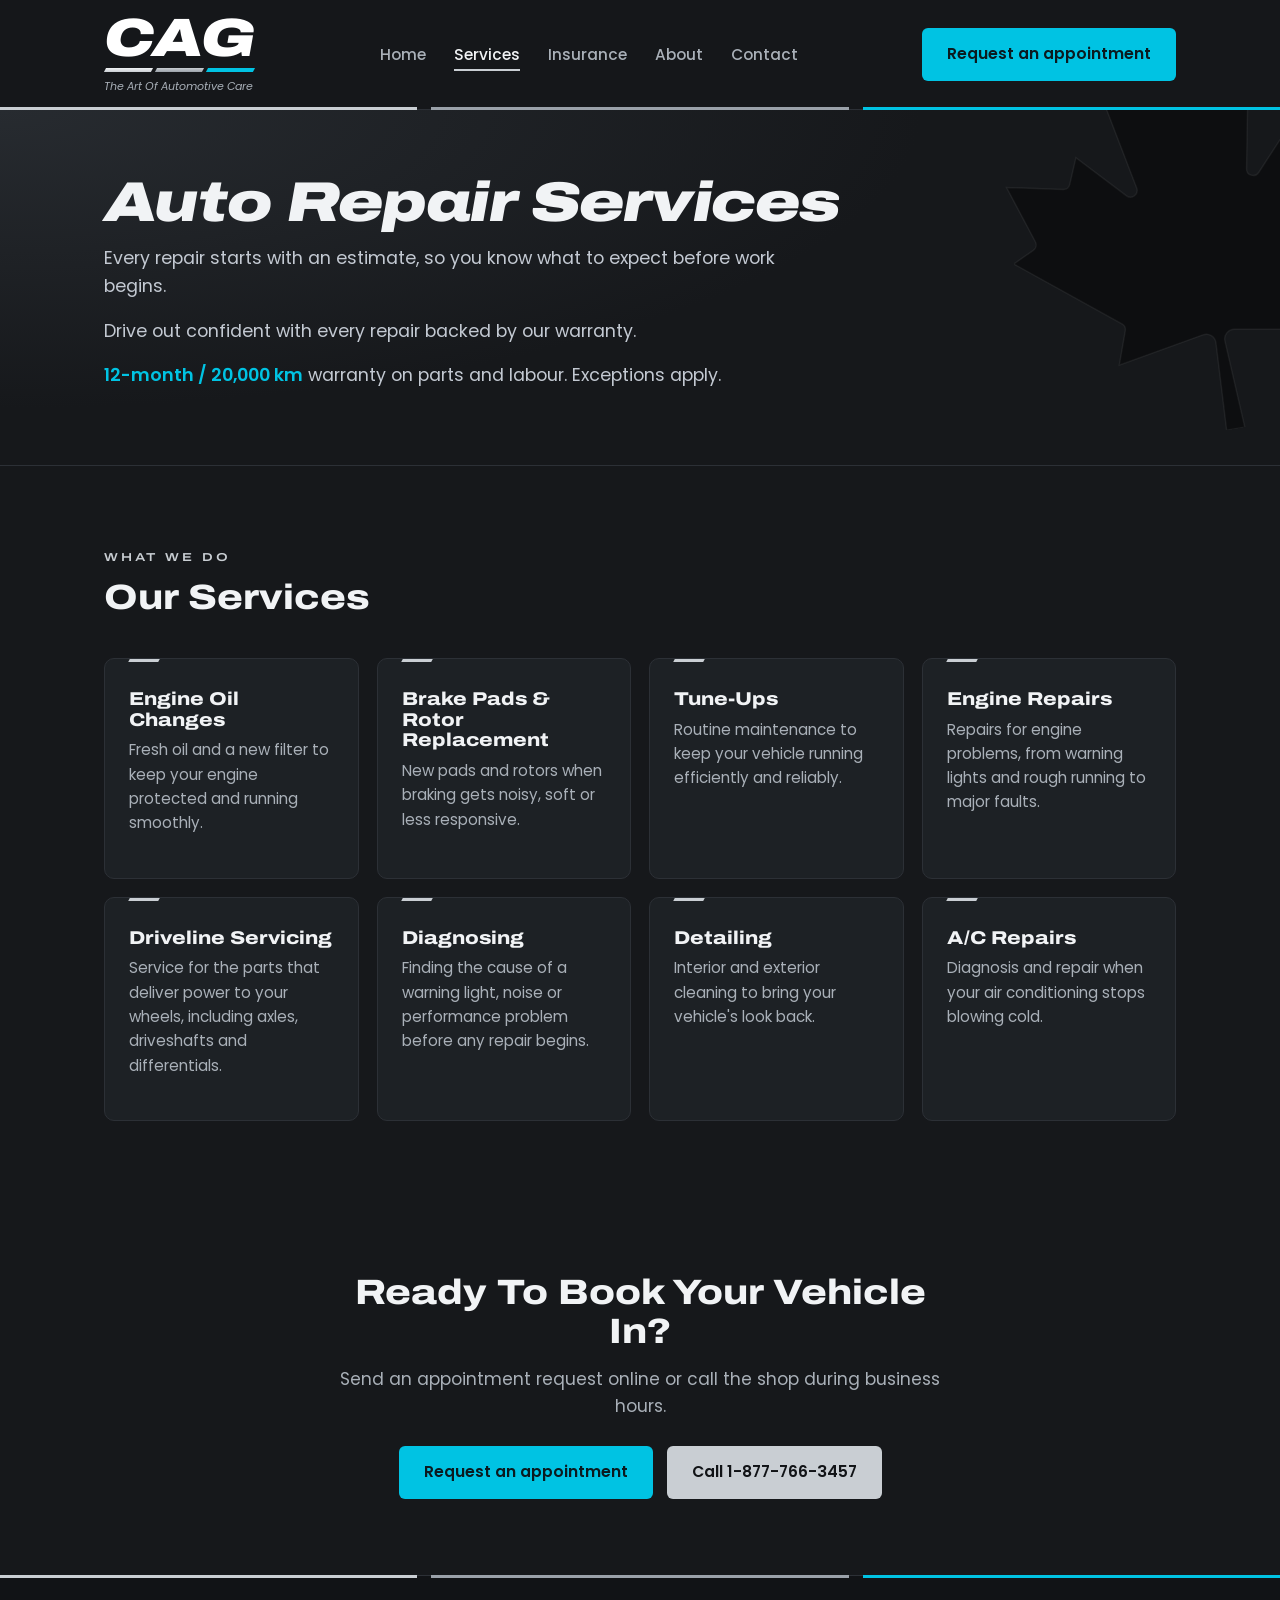
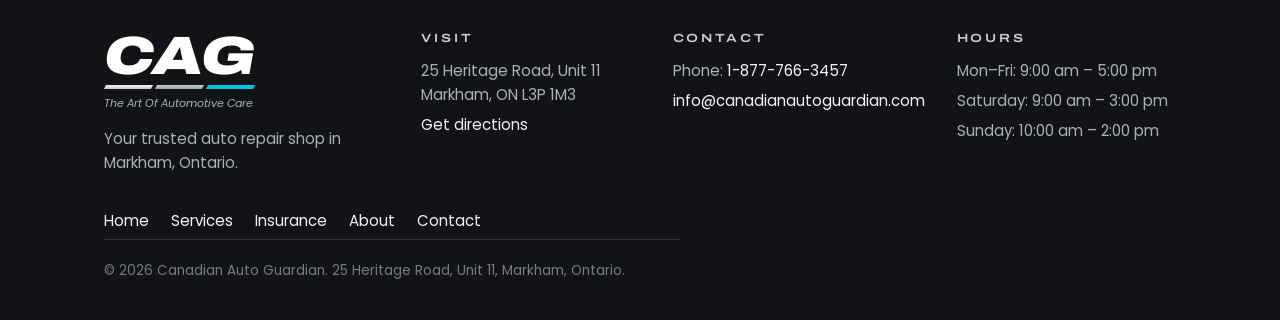
<file: services.html>
<!DOCTYPE html>
<html lang="en-CA">
<head>
<meta charset="UTF-8">
<meta name="viewport" content="width=device-width, initial-scale=1.0">
<title>Auto Repair Services &amp; Rates in Markham | Canadian Auto Guardian</title>
<meta name="description" content="Oil changes, brakes, tune-ups, engine repairs, diagnostics, A/C repairs and more at Canadian Auto Guardian, 25 Heritage Road, Unit 11, Markham. Call 1-877-766-3457.">
<link rel="canonical" href="https://www.canadianautoguardian.com/services">
<meta name="robots" content="index, follow">
<meta property="og:type" content="website">
<meta property="og:site_name" content="Canadian Auto Guardian">
<meta property="og:title" content="Auto Repair Services &amp; Rates in Markham | Canadian Auto Guardian">
<meta property="og:description" content="Oil changes, brakes, tune-ups, engine repairs, diagnostics, A/C repairs and more at Canadian Auto Guardian, 25 Heritage Road, Unit 11, Markham. Call 1-877-766-3457.">
<meta property="og:url" content="https://www.canadianautoguardian.com/services">
<meta property="og:image" content="https://www.canadianautoguardian.com/og-image.png">
<meta property="og:image:width" content="1200">
<meta property="og:image:height" content="630">
<meta property="og:image:alt" content="Canadian Auto Guardian: The Art Of Automotive Care. Auto repair in Markham, Ontario.">
<meta name="twitter:card" content="summary_large_image">
<meta name="twitter:image" content="https://www.canadianautoguardian.com/og-image.png">
<link rel="icon" href="/favicon.png" type="image/png">
<link rel="apple-touch-icon" href="/apple-touch-icon.png">
<link rel="stylesheet" href="/styles.css?v=20261112b">
<script type="application/ld+json">
{
  "@context": "https://schema.org",
  "@type": "AutoRepair",
  "name": "Canadian Auto Guardian",
  "url": "https://www.canadianautoguardian.com/",
  "telephone": "+1-877-766-3457",
  "email": "info@canadianautoguardian.com",
  "address": {
    "@type": "PostalAddress",
    "streetAddress": "25 Heritage Road, Unit 11",
    "addressLocality": "Markham",
    "addressRegion": "ON",
    "postalCode": "L3P 1M3",
    "addressCountry": "CA"
  },
  "openingHoursSpecification": [
    {
      "@type": "OpeningHoursSpecification",
      "dayOfWeek": [
        "Monday",
        "Tuesday",
        "Wednesday",
        "Thursday",
        "Friday"
      ],
      "opens": "09:00",
      "closes": "17:00"
    },
    {
      "@type": "OpeningHoursSpecification",
      "dayOfWeek": "Saturday",
      "opens": "09:00",
      "closes": "15:00"
    },
    {
      "@type": "OpeningHoursSpecification",
      "dayOfWeek": "Sunday",
      "opens": "10:00",
      "closes": "14:00"
    }
  ],
  "areaServed": "Markham, Ontario"
}
</script>
</head>
<body>
<header class="site">
  <div class="nav">
    <a href="/" class="brand" aria-label="Canadian Auto Guardian home"><span class="wordmark"><span class="wm-cag">CAG</span><span class="wm-stripes"><i></i><i></i><i></i></span><span class="wm-name wm-slogan">The Art Of Automotive Care</span></span></a>
    <ul class="nav-links" id="nav-links">
      <li><a href="/">Home</a></li>
      <li><a href="/services" aria-current="page">Services</a></li>
      <li><a href="/insurance">Insurance</a></li>
      <li><a href="/about">About</a></li>
      <li><a href="/contact">Contact</a></li>
    </ul>
    <a href="/contact" class="btn btn-primary">Request an appointment</a>
    <button class="nav-toggle" id="nav-toggle" aria-expanded="false" aria-controls="nav-links" aria-label="Open menu"><span></span><span></span><span></span></button>
  </div>
</header>

<section class="page-hero">
  <div class="wrap">
    <h1>Auto Repair Services</h1>
    <p>Every repair starts with an estimate, so you know what to expect before work begins.</p>
    <p>Drive out confident with every repair backed by our warranty.</p>
    <p class="warranty-line"><span class="warranty-term">12-month / 20,000 km</span> warranty on parts and labour. Exceptions apply.</p>
  </div>
</section>
<section>
  <div class="wrap">
    <div class="section-head">
      <span class="kicker">What we do</span>
      <h2>Our Services</h2>
    </div>
    <div class="grid-4">
      <div class="service-card">
        <h3>Engine Oil Changes</h3>
        <p>Fresh oil and a new filter to keep your engine protected and running smoothly.</p>
      </div>
      <div class="service-card">
        <h3>Brake Pads &amp; Rotor Replacement</h3>
        <p>New pads and rotors when braking gets noisy, soft or less responsive.</p>
      </div>
      <div class="service-card">
        <h3>Tune-Ups</h3>
        <p>Routine maintenance to keep your vehicle running efficiently and reliably.</p>
      </div>
      <div class="service-card">
        <h3>Engine Repairs</h3>
        <p>Repairs for engine problems, from warning lights and rough running to major faults.</p>
      </div>
      <div class="service-card">
        <h3>Driveline Servicing</h3>
        <p>Service for the parts that deliver power to your wheels, including axles, driveshafts and differentials.</p>
      </div>
      <div class="service-card">
        <h3>Diagnosing</h3>
        <p>Finding the cause of a warning light, noise or performance problem before any repair begins.</p>
      </div>
      <div class="service-card">
        <h3>Detailing</h3>
        <p>Interior and exterior cleaning to bring your vehicle's look back.</p>
      </div>
      <div class="service-card">
        <h3>A/C Repairs</h3>
        <p>Diagnosis and repair when your air conditioning stops blowing cold.</p>
      </div>
    </div>
  </div>
</section>
<section class="cta-band">
  <div class="wrap" style="max-width:680px;">
    <h2>Ready To Book Your Vehicle In?</h2>
    <p>Send an appointment request online or call the shop during business hours.</p>
    <div class="hero-actions">
      <a href="/contact" class="btn btn-primary">Request an appointment</a>
      <a href="tel:+18777663457" class="btn btn-silver">Call 1-877-766-3457</a>
    </div>
  </div>
</section>

<footer class="site">
  <div class="wrap">
    <div class="footer-grid">
      <div>
        <a href="/" class="brand" aria-label="Canadian Auto Guardian home"><span class="wordmark"><span class="wm-cag">CAG</span><span class="wm-stripes"><i></i><i></i><i></i></span><span class="wm-name wm-slogan">The Art Of Automotive Care</span></span></a>
        <p style="margin-top:14px;">Your trusted auto repair shop in Markham, Ontario.</p>
      </div>
      <div>
        <h3>Visit</h3>
        <p>25 Heritage Road, Unit 11<br>Markham, ON L3P 1M3</p>
        <p><a href="https://www.google.com/maps/dir/?api=1&destination=25+Heritage+Road,+Markham,+ON+L3P+1M3" target="_blank" rel="noopener">Get directions</a></p>
      </div>
      <div>
        <h3>Contact</h3>
        <p>Phone: <a href="tel:+18777663457">1-877-766-3457</a></p>
        <p><a href="mailto:info@canadianautoguardian.com">info@canadianautoguardian.com</a></p>
      </div>
      <div>
        <h3>Hours</h3>
        <p>Mon–Fri: 9:00 am – 5:00 pm</p>
        <p>Saturday: 9:00 am – 3:00 pm</p>
        <p>Sunday: 10:00 am – 2:00 pm</p>
      </div>
    </div>
    <ul style="display:flex;gap:22px;flex-wrap:wrap;margin-top:28px;"><li><a href="/">Home</a></li><li><a href="/services">Services</a></li><li><a href="/insurance">Insurance</a></li><li><a href="/about">About</a></li><li><a href="/contact">Contact</a></li></ul>
    <p class="footer-note">© 2026 Canadian Auto Guardian. 25 Heritage Road, Unit 11, Markham, Ontario.</p>
  </div>
</footer>
<script src="/nav.js"></script>
</body>
</html>
</file>
<file: styles.css>
@import url('https://fonts.googleapis.com/css2?family=Archivo:ital,wdth,wght@0,62..125,100..900;1,62..125,100..900&family=Poppins:ital,wght@0,400;0,500;0,600;1,400&display=swap');

/* Brand: CAG brand guidelines v1 (Oct 2026). Graphite + chrome silver, one touch of aqua.
   Display: Archivo (Black Italic 125% headlines, ExtraBold 118% headings, SemiBold caps labels). Text: Poppins. */
:root {
  --bg: #16181B;          /* Graphite */
  --surface: #1D2125;     /* Panel */
  --surface-2: #23272C;
  --line: #2C3036;
  --text: #F1F3F5;
  --text-soft: #A9B0B8;
  --silver: #C9CED3;      /* Chrome Silver */
  --silver-2: #9AA1A9;
  --steel: #6F7882;       /* Steel */
  --aqua: #00C3E3;        /* Aqua: the one brand colour, used sparingly */
  --glow: #272B30;
  --teal: var(--silver);  /* legacy name: accents now use silver */
  --grad: linear-gradient(180deg, #F1F3F5, #C9CED3);  /* chrome */
  --stripes: linear-gradient(90deg, #C9CED3 0 32.6%, transparent 32.6% 33.7%, #9AA1A9 33.7% 66.3%, transparent 66.3% 67.4%, #00C3E3 67.4% 100%);
  --on-grad: #16181B;
  --display: 'Archivo', 'Arial Black', sans-serif;
  --leaf: url("data:image/svg+xml,%3Csvg xmlns='http://www.w3.org/2000/svg' viewBox='-1860 -2000 3720 4030'%3E%3Cpath d='m-90 2030 45-863a95 95 0 0 0-111-98l-859 151 116-320a65 65 0 0 0-20-73l-941-762 212-99a65 65 0 0 0 34-79l-186-572 542 115a65 65 0 0 0 73-38l105-247 423 454a65 65 0 0 0 111-57l-204-1052 327 189a65 65 0 0 0 91-27l332-652 332 652a65 65 0 0 0 91 27l327-189-204 1052a65 65 0 0 0 111 57l423-454 105 247a65 65 0 0 0 73 38l542-115-186 572a65 65 0 0 0 34 79l212 99-941 762a65 65 0 0 0-20 73l116 320-859-151a95 95 0 0 0-111 98l45 863z' fill='rgba(0,0,0,0.42)' stroke='rgba(255,255,255,0.06)' stroke-width='14'/%3E%3C/svg%3E");
  --max: 1120px;
  color-scheme: dark;
}

* { box-sizing: border-box; }
html { scroll-behavior: smooth; }
body {
  margin: 0;
  background: var(--bg);
  color: var(--text);
  font-family: 'Poppins', system-ui, sans-serif;
  font-size: 17px;
  line-height: 1.6;
  -webkit-font-smoothing: antialiased;
}
img { max-width: 100%; display: block; }
a { color: inherit; }

h1, h2, h3 { font-family: var(--display); font-stretch: 118%; line-height: 1.12; margin: 0; color: var(--text); }
h1 { font-size: clamp(2.2rem, 5vw, 3.5rem); font-weight: 900; font-style: italic; font-stretch: 125%; letter-spacing: -0.015em; line-height: 1.04; }
h2 { font-size: clamp(1.6rem, 3vw, 2.2rem); font-weight: 800; }
h3 { font-size: 1.16rem; font-weight: 800; }
p { margin: 0 0 1rem; color: var(--text-soft); max-width: 64ch; }

.grad-text { color: var(--silver-2); }

.wrap { max-width: var(--max); margin: 0 auto; padding: 0 24px; }

/* Placeholder marker — remove class once real content is in */
.ph { background: rgba(255, 196, 0, 0.12); outline: 2px dashed #E0B000; outline-offset: 2px; border-radius: 3px; color: #F5E3A0 !important; }

/* Top utility bar */
.topbar { background: #000; color: var(--text-soft); font-size: 0.86rem; border-bottom: 1px solid var(--line); }
.topbar .wrap { display: flex; justify-content: space-between; gap: 16px; padding-top: 8px; padding-bottom: 8px; flex-wrap: wrap; }
.topbar a { color: var(--text); text-decoration: none; font-weight: 600; }
.topbar span + span::before { content: "·"; margin: 0 10px; color: #4B5260; }

/* Header */
header.site { position: sticky; top: 0; z-index: 50; background: rgba(22, 24, 27, 0.95); backdrop-filter: blur(8px); border-bottom: 1px solid var(--line); }
header.site::after { content: ""; position: absolute; left: 0; right: 0; bottom: -1px; height: 3px; background: var(--stripes); }
.nav { display: flex; align-items: center; justify-content: space-between; gap: 20px; padding: 14px 24px; max-width: var(--max); margin: 0 auto; position: relative; }
.brand { display: flex; align-items: center; gap: 12px; text-decoration: none; color: var(--text); }
.brand svg { width: 36px; height: 43px; flex-shrink: 0; }
.wordmark { display: flex; flex-direction: column; align-items: flex-start; }
.wm-cag { font-family: var(--display); font-style: italic; font-weight: 900; font-stretch: 125%; font-size: 1.9rem; line-height: .9; letter-spacing: -0.01em; color: var(--silver); }
.wm-stripes { display: flex; gap: 3px; margin-top: 5px; padding-left: 3px; }
.wm-stripes i { width: 24px; height: 4px; transform: skewX(-28deg); background: linear-gradient(180deg, #F1F3F5, #C9CED3); }
.wm-stripes i:nth-child(2) { background: linear-gradient(180deg, #C9CED3, #9AA1A9); }
.wm-stripes i:nth-child(3) { background: var(--aqua); }
.wm-name { margin-top: 6px; font-family: var(--display); font-weight: 600; font-stretch: 125%; font-size: .52rem; letter-spacing: .28em; text-transform: uppercase; color: var(--text-soft); white-space: nowrap; }

.nav-links { display: flex; gap: 28px; list-style: none; margin: 0; padding: 0; }
.nav-links a { text-decoration: none; font-weight: 500; font-size: 0.96rem; color: var(--text-soft); padding-bottom: 4px; border-bottom: 2px solid transparent; }
.nav-links a:hover { color: var(--text); }
.nav-links a[aria-current="page"] { color: var(--text); border-bottom-color: var(--silver); }

.nav-toggle { display: none; flex-direction: column; justify-content: center; gap: 5px; width: 32px; height: 32px; background: none; border: 0; padding: 0; cursor: pointer; }
.nav-toggle span { display: block; height: 2px; background: var(--text); border-radius: 2px; transition: transform .2s, opacity .2s; }
.nav-toggle[aria-expanded="true"] span:nth-child(1) { transform: translateY(7px) rotate(45deg); }
.nav-toggle[aria-expanded="true"] span:nth-child(2) { opacity: 0; }
.nav-toggle[aria-expanded="true"] span:nth-child(3) { transform: translateY(-7px) rotate(-45deg); }

/* Buttons */
.btn { display: inline-block; padding: 13px 24px; border-radius: 6px; font-weight: 600; font-size: 0.97rem; text-decoration: none; border: 1.5px solid transparent; cursor: pointer; font-family: inherit; text-align: center; transition: filter .15s, background .15s, color .15s; }
.btn-primary { background: var(--silver); color: var(--on-grad); }
.btn-primary:hover { background: #F1F3F5; }
.btn-outline { border-color: #454B53; color: var(--text); background: transparent; }
.btn-outline:hover { border-color: var(--silver); color: #fff; }

/* Hero */
.hero { padding: 84px 0 92px; position: relative; overflow: hidden; border-bottom: 1px solid var(--line); background: radial-gradient(120% 120% at 0% 0%, var(--glow) 0%, var(--bg) 60%); }
.hero::before { content: ""; position: absolute; width: 560px; height: 606px; right: -170px; top: -70px; background: var(--leaf) center / contain no-repeat; transform: rotate(-10deg); pointer-events: none; }
.hero::after { content: none; }
.hero .wrap { position: relative; z-index: 1; display: grid; grid-template-columns: 1.25fr 0.75fr; gap: 48px; align-items: center; }
.hero h1 { margin-bottom: 18px; }
.hero .lede { color: #C3C9D2; font-size: 1.12rem; max-width: 50ch; }
.hero-actions { display: flex; gap: 14px; flex-wrap: wrap; margin-top: 26px; }

.visit-card { background: var(--surface); border: 1px solid var(--line); border-radius: 10px; padding: 26px 26px 22px; position: relative; }
.visit-card::before { content: ""; position: absolute; top: 0; left: 0; right: 0; height: 3px; background: var(--stripes); border-radius: 10px 10px 0 0; }
.visit-card h2 { font-size: 1.3rem; margin-bottom: 14px; }
.visit-card dl { margin: 0; }
.visit-card .row { display: flex; justify-content: space-between; gap: 12px; padding: 9px 0; border-top: 1px solid var(--line); font-size: 0.94rem; }
.visit-card .row:first-child { border-top: 0; }
.visit-card dt { font-weight: 600; }
.visit-card dd { margin: 0; color: var(--text-soft); text-align: right; }
.visit-card .btn { width: 100%; margin-top: 16px; }

.page-hero { padding: 64px 0 60px; border-bottom: 1px solid var(--line); position: relative; overflow: hidden; background: radial-gradient(120% 140% at 0% 0%, var(--glow) 0%, var(--bg) 60%); }
.page-hero::before { content: ""; position: absolute; width: 380px; height: 412px; right: -110px; top: -90px; background: var(--leaf) center / contain no-repeat; transform: rotate(-10deg); pointer-events: none; }
.page-hero .wrap { position: relative; }
.page-hero h1 { margin-bottom: 12px; }
.page-hero p { color: #C3C9D2; font-size: 1.1rem; }

/* Sections */
section { padding: 76px 0; }
section.alt { background: var(--surface); border-top: 1px solid var(--line); border-bottom: 1px solid var(--line); }
.section-head { max-width: 60ch; margin-bottom: 40px; }
.section-head h2 { margin-bottom: 12px; }
.kicker { display: inline-block; font-family: var(--display); font-weight: 600; font-stretch: 125%; text-transform: uppercase; letter-spacing: .26em; font-size: .72rem; margin-bottom: 12px; color: var(--silver); }

.grid-3 { display: grid; grid-template-columns: repeat(3, 1fr); gap: 20px; }
.grid-2 { display: grid; grid-template-columns: 1fr 1fr; gap: 44px; align-items: start; }

.service-card { background: var(--surface); border: 1px solid var(--line); border-radius: 10px; padding: 26px 24px; display: flex; flex-direction: column; transition: border-color .15s; }
.service-card:hover { border-color: #4A5058; }
section.alt .service-card { background: var(--surface-2); }
.service-card h3 { margin-bottom: 8px; }
.service-card p { font-size: .95rem; flex-grow: 1; }
.service-card a { font-weight: 600; color: var(--silver); text-decoration: none; }

.service-block { padding: 34px 0; border-top: 1px solid var(--line); display: grid; grid-template-columns: 0.9fr 1.1fr; gap: 36px; }
.service-block:first-child { border-top: 0; padding-top: 0; }
.service-block h2 { font-size: 1.6rem; }

/* Steps */
.steps { display: grid; grid-template-columns: repeat(4, 1fr); gap: 22px; counter-reset: s; }
.step { padding-top: 16px; position: relative; }
.step::after { content: ""; position: absolute; top: 0; left: 0; right: 0; height: 2px; background: var(--line); }
.step::before { counter-increment: s; content: counter(s, decimal-leading-zero); display: block; font-family: var(--display); font-style: italic; font-weight: 900; font-stretch: 125%; font-size: 2.1rem; color: var(--steel); line-height: 1; margin-bottom: 10px; }
.step h3 { font-size: 1.1rem; margin-bottom: 6px; }
.step p { font-size: .94rem; }

/* Gradient strip */
.strip { background: var(--silver); color: var(--on-grad); padding: 44px 0; }
.strip .wrap { display: flex; align-items: center; justify-content: space-between; gap: 28px; flex-wrap: wrap; }
.strip h2 { color: var(--on-grad); margin-bottom: 6px; }
.strip p { color: #2C3036; margin: 0; font-weight: 500; }
.strip .btn { background: var(--on-grad); color: #fff; }
.strip .btn:hover { background: #1A1D22; }

/* Checklist */
.checklist { list-style: none; margin: 0; padding: 0; }
.checklist li { position: relative; padding: 11px 0 11px 32px; border-top: 1px solid var(--line); color: var(--text-soft); }
.checklist li:first-child { border-top: 0; }
.checklist li::before { content: ""; position: absolute; left: 4px; top: 18px; width: 12px; height: 7px; border-left: 2.5px solid var(--teal); border-bottom: 2.5px solid var(--teal); transform: rotate(-45deg); }
.checklist strong { color: var(--text); }
.checklist a { color: var(--teal); }

/* FAQ */
.faq-item { border-top: 1px solid var(--line); padding: 18px 0; }
.faq-item:last-child { border-bottom: 1px solid var(--line); }
.faq-item summary { cursor: pointer; list-style: none; display: flex; justify-content: space-between; gap: 16px; font-weight: 600; font-size: 1.04rem; }
.faq-item summary::-webkit-details-marker { display: none; }
.faq-item summary::after { content: "+"; color: var(--teal); font-size: 1.5rem; line-height: 1; }
.faq-item[open] summary::after { content: "\2212"; }
.faq-item p { margin: 12px 0 0; }

/* Hours table */
.hours { width: 100%; border-collapse: collapse; font-size: .97rem; }
.hours th, .hours td { text-align: left; padding: 10px 0; border-top: 1px solid var(--line); }
.hours tr:first-child th, .hours tr:first-child td { border-top: 0; }
.hours th { font-weight: 600; }
.hours td { color: var(--text-soft); text-align: right; }

.map { border: 1px solid var(--line); border-radius: 10px; overflow: hidden; aspect-ratio: 4 / 3; background: var(--surface-2); }
.map iframe { width: 100%; height: 100%; border: 0; display: block; filter: invert(.9) hue-rotate(180deg) saturate(.6); }

/* Contact */
.contact-layout { display: grid; grid-template-columns: 1.1fr 0.9fr; gap: 48px; align-items: start; }
.contact-layout > *, .grid-2 > *, form.contact-form > * { min-width: 0; }
form.contact-form { background: var(--surface); border: 1px solid var(--line); border-radius: 10px; padding: 30px; display: grid; grid-template-columns: 1fr 1fr; gap: 16px 18px; }
.field { display: flex; flex-direction: column; gap: 6px; }
.field.full { grid-column: 1 / -1; }
.field label { font-size: .88rem; font-weight: 600; }
.field input, .field select, .field textarea { width: 100%; min-width: 0; font: inherit; font-size: 1rem; padding: 11px 13px; border: 1.5px solid #30353D; border-radius: 6px; background: var(--bg); color: var(--text); }
.field input::placeholder, .field textarea::placeholder { color: #6B7280; }
.field input:focus, .field select:focus, .field textarea:focus { outline: none; border-color: var(--teal); }
.field textarea { min-height: 120px; resize: vertical; }
.form-note { grid-column: 1 / -1; font-size: .85rem; margin: 0; }
.hp { position: absolute; left: -9999px; }

.info-list { margin: 0 0 28px; }
.info-list .row { padding: 12px 0; border-top: 1px solid var(--line); display: flex; gap: 16px; }
.info-list .row:first-child { border-top: 0; padding-top: 0; }
.info-list dt { flex: 0 0 110px; font-weight: 600; }
.info-list dd { margin: 0; color: var(--text-soft); min-width: 0; overflow-wrap: anywhere; }
.info-list a { color: var(--teal); font-weight: 600; text-decoration: none; }

.cta-band { text-align: center; }
.cta-band p { margin: 14px auto 26px; }
.cta-band .hero-actions { justify-content: center; }

/* Footer */
footer.site { background: #111316; color: var(--text-soft); padding: 56px 0 32px; font-size: .94rem; border-top: 1px solid var(--line); position: relative; }
footer.site::before { content: ""; position: absolute; top: -1px; left: 0; right: 0; height: 3px; background: var(--stripes); }
.footer-grid { display: grid; grid-template-columns: 1.3fr 1fr 1fr 1fr; gap: 32px; }
footer.site h3 { font-size: .74rem; font-weight: 600; font-stretch: 125%; text-transform: uppercase; letter-spacing: .24em; margin-bottom: 14px; color: var(--silver); }
footer.site p, footer.site li { color: var(--text-soft); margin: 0 0 6px; }
footer.site ul { list-style: none; margin: 0; padding: 0; }
footer.site a { color: var(--text); text-decoration: none; }
footer.site a:hover { color: #fff; text-decoration: underline; }
.footer-note { border-top: 1px solid var(--line); margin-top: 36px; padding-top: 20px; font-size: .84rem; color: #737B87 !important; }

a:focus-visible, button:focus-visible, input:focus-visible, select:focus-visible, textarea:focus-visible, summary:focus-visible { outline: 2px solid var(--aqua); outline-offset: 2px; }

@media (prefers-reduced-motion: reduce) { html { scroll-behavior: auto; } }

@media (max-width: 900px) {
  .nav-toggle { display: flex; }
  .nav .btn { display: none; }
  .nav-links { display: none; position: absolute; top: 100%; left: 0; right: 0; background: var(--bg); border-bottom: 1px solid var(--line); flex-direction: column; gap: 0; padding: 4px 24px 14px; }
  .nav-links.is-open { display: flex; }
  .nav-links li { border-top: 1px solid var(--line); }
  .nav-links li:first-child { border-top: 0; }
  .nav-links a { display: block; padding: 13px 0; border-bottom: 0 !important; }
  .hero .wrap, .grid-2, .contact-layout, .service-block { grid-template-columns: 1fr; }
  .grid-3 { grid-template-columns: 1fr; }
  .steps { grid-template-columns: 1fr 1fr; }
  .footer-grid { grid-template-columns: 1fr 1fr; }
  .topbar .hide-sm { display: none; }
}
@media (max-width: 560px) {
  form.contact-form { grid-template-columns: 1fr; padding: 22px; }
  .steps, .footer-grid { grid-template-columns: 1fr; }
  .wm-cag { font-size: 1.6rem; }
  .info-list dt { flex-basis: 80px; }
}

/* ---------- Services grid + rates ---------- */
.grid-4 { display: grid; grid-template-columns: repeat(4, minmax(0, 1fr)); gap: 18px; }
.grid-4 .service-card { position: relative; padding-top: 30px; }
.grid-4 .service-card::before { content: ""; position: absolute; top: 0; left: 24px; width: 30px; height: 3px; background: var(--silver); transform: skewX(-28deg); }
.rates { display: grid; grid-template-columns: repeat(5, minmax(0, 1fr)); gap: 14px; }
.rate-card { background: var(--surface-2); border: 1px solid var(--line); border-radius: 10px; padding: 22px 20px; display: flex; flex-direction: column; gap: 6px; }
.rate-type { font-weight: 600; font-size: .95rem; color: var(--text-soft); }
.rate-price { font-family: var(--display); font-stretch: 118%; font-weight: 800; font-size: 2rem; line-height: 1.1; color: var(--text); }
.rate-price small { font-size: .95rem; font-weight: 500; color: var(--text-soft); margin-left: 2px; }

/* ---------- Insurance claim guide ---------- */
.btn-icon { display: inline-flex; align-items: center; gap: 8px; }
.btn-icon svg, .alert-bar svg, .phase-icon svg { fill: none; stroke: currentColor; stroke-width: 2; stroke-linecap: round; stroke-linejoin: round; }
.btn-icon svg { width: 18px; height: 18px; }

.alert-bar { background: var(--silver); color: var(--on-grad); }
.alert-bar .wrap { display: flex; justify-content: space-between; gap: 12px 28px; flex-wrap: wrap; padding-top: 16px; padding-bottom: 16px; font-weight: 500; font-size: .98rem; }
.alert-bar .wrap > span { display: inline-flex; align-items: center; gap: 8px; }
.alert-bar svg { width: 20px; height: 20px; flex-shrink: 0; }
.alert-bar a { color: inherit; text-decoration: none; }

.claim-guide { padding-top: 24px; }
.phase { display: grid; grid-template-columns: 240px minmax(0, 1fr); gap: 36px; padding: 44px 0; border-top: 1px solid var(--line); }
.phase:first-child { border-top: 0; }
.phase-head { display: flex; flex-direction: column; gap: 6px; }
.phase-icon { width: 30px; height: 30px; color: var(--silver); margin-bottom: 8px; }
.phase-icon svg { width: 30px; height: 30px; }
.phase-num { font-family: var(--display); font-weight: 600; font-stretch: 125%; font-size: .72rem; letter-spacing: .24em; text-transform: uppercase; color: var(--silver-2); }
.phase-head h2 { font-size: clamp(1.6rem, 2.6vw, 2rem); font-style: italic; font-weight: 900; font-stretch: 125%; text-transform: uppercase; line-height: 1.05; max-width: 9ch; }
.claim-steps { list-style: none; margin: 0; padding: 0; display: grid; grid-template-columns: repeat(2, minmax(0, 1fr)); gap: 26px 32px; }
.claim-step { display: flex; gap: 16px; align-items: flex-start; }
.claim-num { flex: 0 0 38px; height: 38px; border-radius: 6px; background: var(--silver); color: var(--on-grad); display: flex; align-items: center; justify-content: center; font-family: var(--display); font-style: italic; font-stretch: 118%; font-weight: 800; font-size: 1rem; }
.claim-step h3 { font-size: 1.08rem; margin-bottom: 4px; display: flex; align-items: center; gap: 10px; flex-wrap: wrap; }
.claim-step p { font-size: .96rem; margin: 0; }
.badge { font-family: 'Poppins', sans-serif; font-size: .66rem; font-weight: 600; letter-spacing: .14em; text-transform: uppercase; padding: 3px 8px; border-radius: 4px; border: 1px solid var(--silver-2); color: var(--silver); }

.claim-close { background: #111316; border-top: 1px solid var(--line); }
.claim-close .wrap { display: grid; grid-template-columns: minmax(0, 1fr) auto; align-items: center; gap: 32px; }
h2.slogan { font-size: clamp(1.6rem, 3vw, 2.2rem); line-height: 1.2; }
.claim-close h2 { margin-bottom: 10px; }
.claim-contact { display: flex; flex-direction: column; align-items: flex-end; gap: 4px; text-align: right; color: var(--text-soft); }
.claim-phone { font-family: var(--display); font-stretch: 118%; font-weight: 800; font-size: 1.8rem; color: var(--text); text-decoration: none; }
.claim-contact .btn { margin-top: 14px; }

@media (max-width: 900px) {
  .grid-4 { grid-template-columns: repeat(2, minmax(0, 1fr)); }
  .rates { grid-template-columns: repeat(2, minmax(0, 1fr)); }
  .rates .rate-card:last-child { grid-column: 1 / -1; }
  .phase { grid-template-columns: 1fr; gap: 22px; padding: 36px 0; }
  .phase-head h2 { max-width: none; }
  .claim-steps { grid-template-columns: 1fr; gap: 22px; }
  .claim-contact { align-items: flex-start; text-align: left; }
  .claim-close .wrap { grid-template-columns: 1fr; }
}
@media (max-width: 560px) {
  .grid-4 { grid-template-columns: 1fr; }
  .alert-bar .wrap { flex-direction: column; }
}

/* ---------- Print: the claim guide on paper ---------- */
@media print {
  :root { --bg: #fff; --surface: #fff; --surface-2: #fff; --text: #111; --text-soft: #333; --line: #ccc; }
  body { background: #fff; color: #111; font-size: 11pt; }
  header.site, footer.site, .no-print, .nav-toggle { display: none !important; }
  .hero::before, .hero::after, .page-hero::before { display: none; }
  .hero, .page-hero { background: #fff; }
  .page-hero, section { padding: 18px 0; }
  .grad-text, .kicker { color: #6F7882; }
  .alert-bar, .claim-num { -webkit-print-color-adjust: exact; print-color-adjust: exact; }
  .phase { padding: 14px 0; break-inside: avoid; }
  .claim-close { background: #fff; }
}
.faq-item p a { color: var(--teal); font-weight: 600; }

/* Brand slogan: always Poppins italic */
.slogan { font-family: 'Poppins', sans-serif; font-style: italic; font-weight: 400; }

/* Values (home) */
.value-num { display:block; font-family: var(--display); font-style: italic; font-weight: 900; font-stretch: 125%; font-size: 1.5rem; line-height: 1; color: var(--steel); margin-bottom: 10px; }

/* Booking form messages */
.form-msg { display: none; grid-column: 1 / -1; margin: 0; padding: 14px 16px; border-radius: 4px; font-size: .95rem; }
.form-success { background: rgba(0, 195, 227, .10); border: 1px solid var(--aqua); color: var(--text); }
.form-error { background: rgba(220, 80, 80, .12); border: 1px solid #D86A6A; color: var(--text); }
.form-error a { color: var(--text); text-decoration: underline; }

/* Phones and tablets: page links always visible under the logo (no menu button) */
@media (max-width: 900px) {
  .nav { flex-wrap: wrap; row-gap: 10px; }
  .nav-toggle { display: none !important; }
  .nav-links, .nav-links.is-open {
    display: flex; position: static; order: 3; flex-basis: 100%;
    flex-direction: row; justify-content: space-between; gap: 6px;
    background: none; border: 0; border-top: 1px solid var(--line);
    padding: 10px 0 0; margin: 0;
    overflow-x: auto; -webkit-overflow-scrolling: touch; scrollbar-width: none;
  }
  .nav-links::-webkit-scrollbar { display: none; }
  .nav-links li, .nav-links li:first-child { border-top: 0; flex-shrink: 0; }
  .nav-links a { display: inline-block; padding: 6px 2px; font-size: .9rem; border-bottom: 2px solid transparent !important; }
  .nav-links a[aria-current="page"] { color: var(--text); border-bottom-color: var(--aqua) !important; }
}
@media (max-width: 360px) { .nav-links a { font-size: .82rem; } }

/* Slogan under the footer logo */
.footer-slogan { margin: 14px 0 0; color: var(--silver); font-size: 1.05rem; }

/* Slogan under the CAG logo (replaces the full name) */
.wm-name.wm-slogan { font-family: 'Poppins', sans-serif; font-style: italic; font-weight: 400; font-stretch: normal; font-size: .72rem; letter-spacing: 0; text-transform: none; color: var(--text-soft); }

/* Small helper text under a form field */
.field-hint { display: block; margin-top: 6px; font-size: .8rem; line-height: 1.4; color: var(--text-soft); }
#vin { text-transform: uppercase; letter-spacing: .04em; }
.field-error { display: none; margin-top: 6px; font-size: .85rem; line-height: 1.4; color: #FF8A8A; }
.field input.is-invalid { border-color: #D86A6A; box-shadow: 0 0 0 1px #D86A6A; }
.page-hero p.warranty-line .warranty-term { color: var(--aqua); font-weight: 600; }

/* Logo without the shield: larger CAG, stripes matched to the lettering */
.wm-cag { font-size: 2.6rem; }
.wm-stripes { gap: 4px; padding-left: 1px; }
.wm-stripes i { width: 35.5px; }
@media (max-width: 560px) {
  .wm-cag { font-size: 2.1rem; }
  .wm-stripes i { width: 28.0px; }
}

/* Slogan fitted to the exact width of CAG */
.wm-cag { font-size: 53.9px; }
.wm-stripes i { width: 47.0px; }
.wm-name.wm-slogan { font-size: 11px; }
@media (max-width: 560px) {
  .wm-cag { font-size: 49px; }
  .wm-stripes i { width: 42.4px; }
  .wm-name.wm-slogan { font-size: 10px; }
}

/* Call and appointment buttons in the brand blue (aqua) */
.btn-primary { background: var(--aqua); color: #0B1A1F; }
.btn-primary:hover { background: #4FD6EC; }

/* Call buttons: chrome silver with black text, next to the aqua appointment buttons */
.btn-silver { background: var(--silver); color: #111316; }
.btn-silver:hover { background: #F1F3F5; }

/* CAG lettering in white (Nov 20, 2026), matching the business cards */
.wm-cag { color: #FFFFFF; }
</file>
